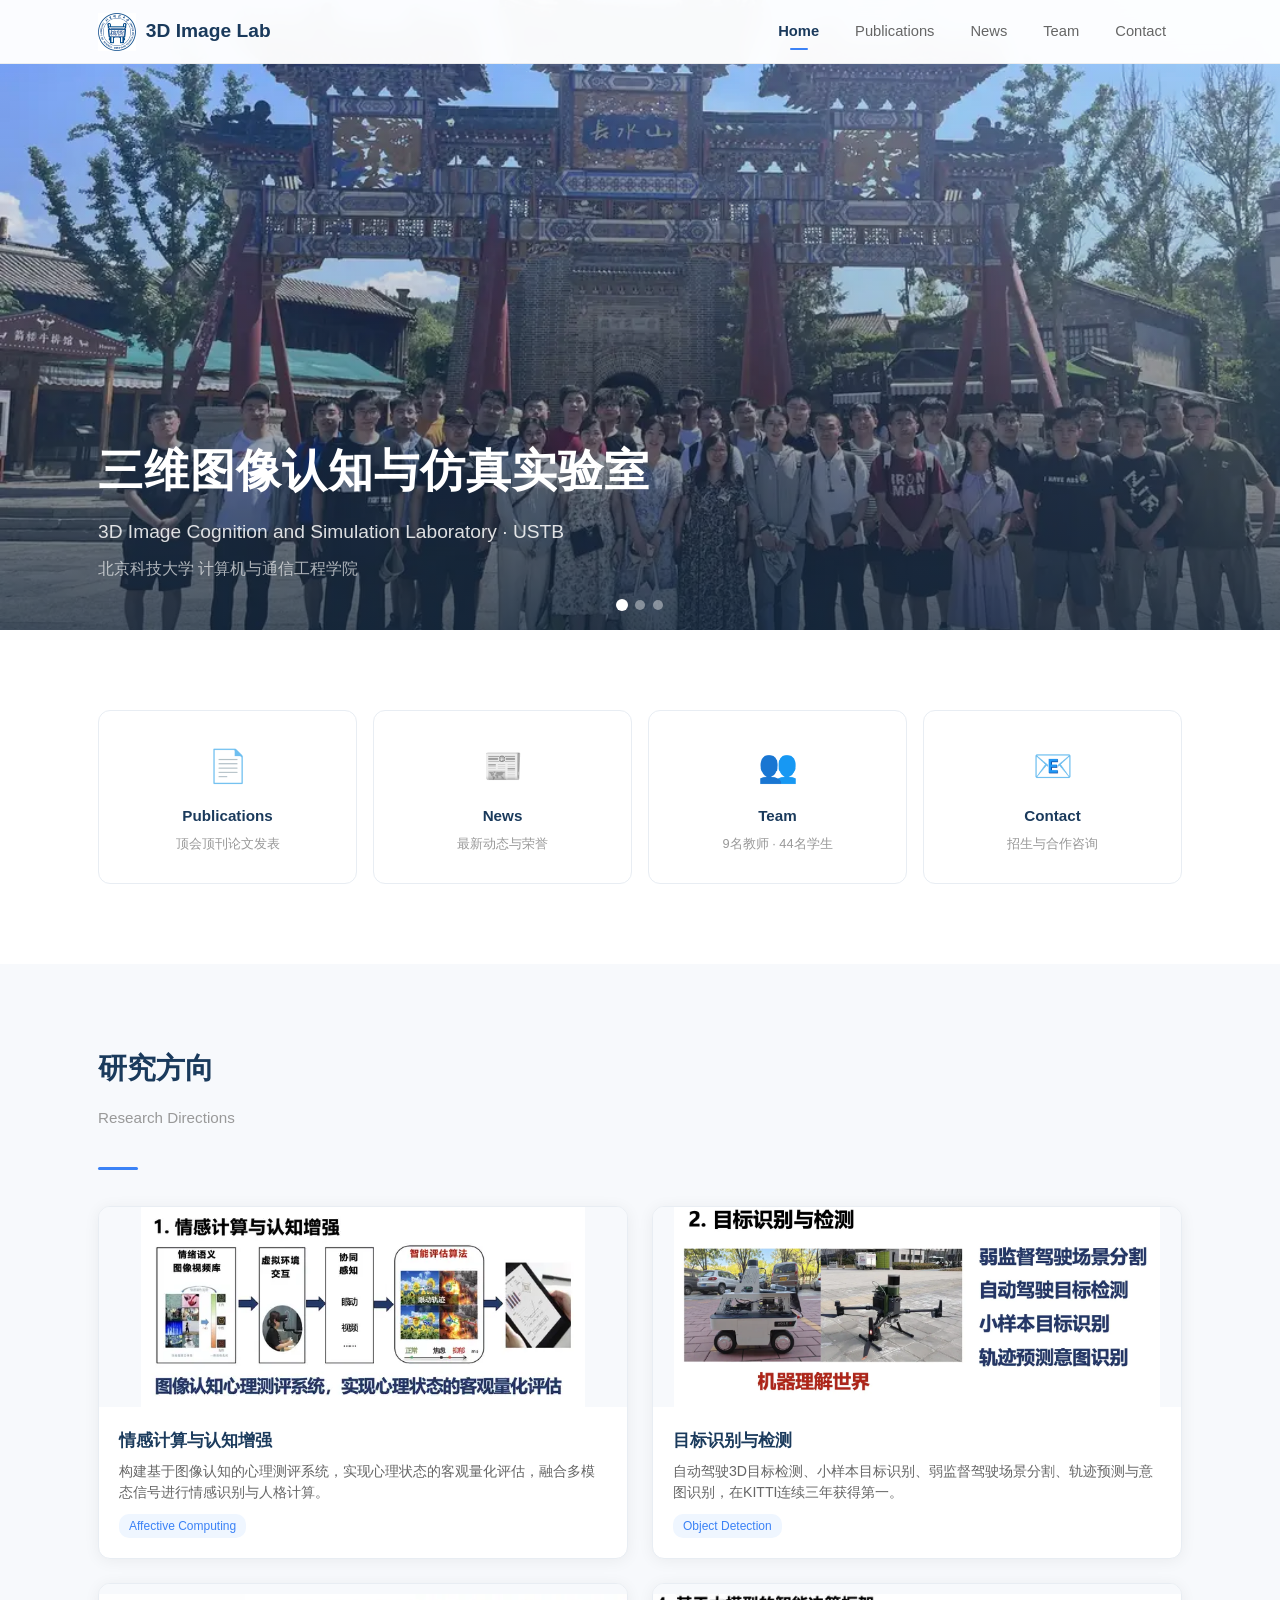
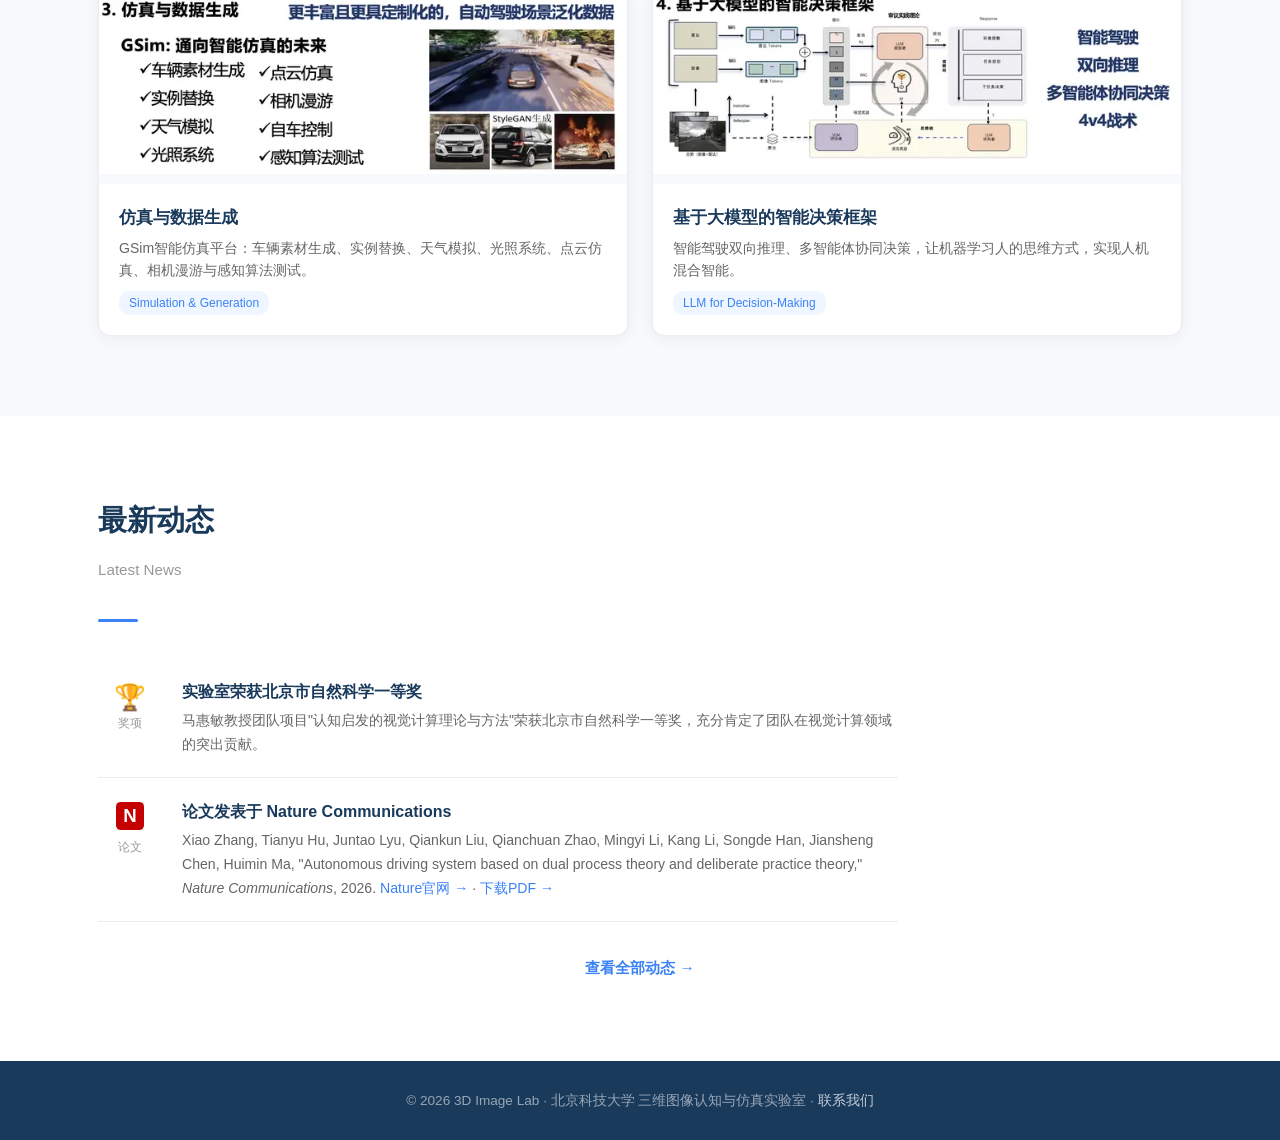
<file: index.html>
<!DOCTYPE html>
<html lang="zh-CN">
<head>
    <meta charset="UTF-8">
    <meta name="viewport" content="width=device-width, initial-scale=1.0">
    <title>3D Image Lab | USTB - 3D Image Simulation and Recognition Lab</title>
    <link rel="preload" as="image" href="images/gallery/古北水镇-scaled.webp" fetchpriority="high">
    <style>.slide-img{width:100%;height:100%;object-fit:cover;object-position:center;position:absolute;inset:0;max-width:none;display:block}*,*::before,*::after{margin:0;padding:0;box-sizing:border-box}html{scroll-behavior:smooth;scroll-padding-top:72px}body{font-family:'Segoe UI','PingFang SC','Microsoft YaHei',sans-serif;color:#333;line-height:1.7;background:#fff;display:flex;flex-direction:column;min-height:100vh}a{color:inherit;text-decoration:none}ul{list-style:none}img{max-width:100%;display:block}:root{--primary:#1a3a5c;--primary-light:#2a6496;--accent:#3b82f6;--bg-alt:#f7f9fc;--card-border:#e8edf3;--text:#333;--text-light:#666;--text-muted:#999;--nav-h:64px}.container{max-width:1140px;margin:0 auto;padding:0 28px}.navbar{position:fixed;top:0;left:0;right:0;z-index:1000;height:var(--nav-h);background:rgba(255,255,255,0.97);backdrop-filter:blur(10px);border-bottom:1px solid rgba(0,0,0,0.06);transition:box-shadow 0.3s}.navbar.scrolled{box-shadow:0 2px 20px rgba(0,0,0,0.08)}.navbar .container{display:flex;align-items:center;justify-content:space-between;height:100%}.nav-brand{display:flex;align-items:center;gap:10px;font-size:1.2rem;font-weight:700;color:var(--primary)}.nav-brand img{height:38px}.nav-menu{display:flex;gap:4px}.nav-menu a{padding:8px 16px;border-radius:6px;font-size:0.92rem;font-weight:500;color:var(--text-light);transition:all 0.2s;position:relative}.nav-menu a:hover{color:var(--primary);background:#eef3fa}.nav-menu a.active{color:var(--primary);font-weight:600}.nav-menu a.active::after{content:'';position:absolute;bottom:2px;left:50%;transform:translateX(-50%);width:18px;height:2.5px;background:var(--accent);border-radius:2px}.menu-toggle{display:none;background:none;border:none;font-size:1.6rem;cursor:pointer;color:var(--primary)}.page-header{padding-top:calc(var(--nav-h)+48px);padding-bottom:40px;background:linear-gradient(135deg,var(--primary) 0%,var(--primary-light) 100%);color:#fff;text-align:center}.page-header h1{font-size:2.2rem;font-weight:700;margin-bottom:8px}.page-header p{font-size:1rem;opacity:0.75}.section{padding:80px 0}.section-alt{background:var(--bg-alt)}.section-title{font-size:1.8rem;font-weight:700;color:var(--primary);margin-bottom:12px}.section-subtitle{color:var(--text-muted);margin-bottom:36px;font-size:0.95rem}.section-divider{width:40px;height:3px;background:var(--accent);border-radius:2px;margin-bottom:36px}.hero-gallery{position:relative;width:100%;height:70vh;min-height:480px;overflow:hidden}.hero-gallery .slides{display:flex;width:100%;height:100%;transition:transform 0.8s cubic-bezier(0.4,0,0.2,1)}.hero-gallery .slide{min-width:100%;height:100%;position:relative;background-size:cover;background-position:center}.hero-gallery .slide::after{content:'';position:absolute;inset:0;background:linear-gradient(to top,rgba(13,33,55,0.75) 0%,rgba(13,33,55,0.2) 50%,transparent 100%)}.slide-content{position:absolute;bottom:0;left:0;right:0;z-index:2;padding:60px 0 48px;color:#fff}.slide-content h1{font-size:2.8rem;font-weight:800;margin-bottom:8px;letter-spacing:1px}.slide-content .subtitle{font-size:1.2rem;opacity:0.85;margin-bottom:6px}.slide-content .uni{font-size:1rem;opacity:0.65}.slide-placeholder{display:flex;align-items:center;justify-content:center;font-size:1.1rem;color:rgba(255,255,255,0.5);height:100%;width:100%}.slide-placeholder.bg1{background:linear-gradient(135deg,#0d2137,#1a3a5c,#2a6496)}.slide-placeholder.bg2{background:linear-gradient(135deg,#1a3a5c,#2a6496,#3b82f6)}.slide-placeholder.bg3{background:linear-gradient(135deg,#0f2b45,#1a3a5c,#4a90d9)}.slide-dots{position:absolute;bottom:20px;left:50%;transform:translateX(-50%);z-index:3;display:flex;gap:8px}.slide-dots .dot{width:10px;height:10px;border-radius:50%;cursor:pointer;background:rgba(255,255,255,0.4);transition:all 0.3s}.slide-dots .dot.active{background:#fff;transform:scale(1.2)}.slide-dots .dot:hover{background:rgba(255,255,255,0.7)}.gallery-dots{position:absolute;bottom:20px;left:50%;transform:translateX(-50%);z-index:10;display:flex;gap:8px}.gallery-dots .dot{width:10px;height:10px;border-radius:50%;background:rgba(255,255,255,0.4);cursor:pointer;transition:all 0.3s;border:none}.gallery-dots .dot.active{background:#fff;transform:scale(1.2)}.gallery-arrow{position:absolute;top:50%;transform:translateY(-50%);z-index:10;background:rgba(255,255,255,0.15);border:none;color:#fff;width:48px;height:48px;border-radius:50%;font-size:1.3rem;cursor:pointer;transition:background 0.2s;backdrop-filter:blur(4px)}.gallery-arrow:hover{background:rgba(255,255,255,0.3)}.gallery-arrow.prev{left:20px}.gallery-arrow.next{right:20px}.highlights{display:grid;grid-template-columns:repeat(3,1fr);gap:24px}.research-grid{grid-template-columns:repeat(2,1fr)}.highlight-card{background:#fff;border-radius:12px;overflow:hidden;box-shadow:0 2px 16px rgba(0,0,0,0.06);border:1px solid var(--card-border);transition:transform 0.25s,box-shadow 0.25s}.highlight-card:hover{transform:translateY(-4px);box-shadow:0 8px 30px rgba(0,0,0,0.1)}.highlight-card img{width:100%;height:200px;object-fit:contain;object-position:center;background:var(--bg-alt)}.highlight-card .card-body{padding:20px}.highlight-card h3{font-size:1.05rem;color:var(--primary);margin-bottom:6px}.highlight-card p{font-size:0.88rem;color:var(--text-light);line-height:1.5}.highlight-card .tag{display:inline-block;font-size:0.75rem;color:var(--accent);background:#eff6ff;padding:2px 10px;border-radius:10px;margin-top:10px}.highlight-placeholder{height:200px;background:linear-gradient(135deg,#e8edf3,#f0f4f8);display:flex;align-items:center;justify-content:center;color:var(--text-muted);font-size:0.9rem}.news-list{max-width:800px}.news-item{display:flex;gap:20px;padding:20px 0;border-bottom:1px solid var(--card-border);transition:background 0.2s}.news-item:hover{background:rgba(0,0,0,0.01)}.news-date{flex-shrink:0;width:64px;text-align:center;padding-top:4px}.news-date .day{display:block;font-size:1.6rem;font-weight:700;color:var(--primary);line-height:1.2}.news-date .month{display:block;font-size:0.78rem;color:var(--text-muted);text-transform:uppercase}.news-body h3{font-size:1rem;color:var(--primary);margin-bottom:4px}.news-body p{font-size:0.88rem;color:var(--text-light)}.quick-links{display:grid;grid-template-columns:repeat(4,1fr);gap:16px}.quick-link{display:flex;flex-direction:column;align-items:center;padding:28px 16px;background:#fff;border-radius:12px;border:1px solid var(--card-border);transition:all 0.25s;text-align:center}.quick-link:hover{border-color:var(--accent);transform:translateY(-2px);box-shadow:0 4px 16px rgba(59,130,246,0.1)}.quick-link .ql-icon{font-size:2rem;margin-bottom:10px}.quick-link h3{font-size:0.95rem;color:var(--primary);margin-bottom:4px}.quick-link p{font-size:0.8rem;color:var(--text-muted)}.team-tabs{display:flex;gap:8px;margin-bottom:32px;flex-wrap:wrap}.team-tab{padding:10px 24px;border-radius:8px;border:2px solid var(--card-border);background:#fff;font-size:0.95rem;color:var(--text-light);cursor:pointer;transition:all 0.2s;font-weight:500}.team-tab:hover{border-color:var(--primary-light);color:var(--primary)}.team-tab.active{background:var(--primary);color:#fff;border-color:var(--primary)}.team-panel{display:none}.team-panel.active{display:block}.faculty-grid{display:grid;grid-template-columns:repeat(auto-fill,minmax(300px,1fr));gap:24px}.faculty-card{display:flex;gap:18px;padding:24px;background:#fff;border-radius:12px;border:1px solid var(--card-border);box-shadow:0 2px 12px rgba(0,0,0,0.04);transition:transform 0.2s,box-shadow 0.2s}.faculty-card[onclick]{cursor:pointer}.faculty-card:hover{transform:translateY(-2px);box-shadow:0 4px 16px rgba(0,0,0,0.08)}.avatar{width:72px;height:72px;border-radius:50%;flex-shrink:0;background:linear-gradient(135deg,var(--primary),var(--primary-light));color:#fff;display:flex;align-items:center;justify-content:center;font-size:1.4rem;font-weight:700}.avatar.sm{width:40px;height:40px;font-size:0.9rem}.faculty-info h3{font-size:1.05rem;color:var(--primary)}.faculty-info .role{font-size:0.82rem;color:var(--primary-light);margin:2px 0 8px}.faculty-info p{font-size:0.82rem;color:var(--text-light);line-height:1.5}.student-grid{display:grid;grid-template-columns:repeat(auto-fill,minmax(220px,1fr));gap:12px}.student-card{display:flex;align-items:center;gap:12px;padding:12px 16px;background:#fff;border-radius:10px;border:1px solid var(--card-border);transition:all 0.2s}.student-card:hover{border-color:var(--primary-light);box-shadow:0 2px 12px rgba(0,0,0,0.06)}.student-card h4{font-size:0.9rem;color:var(--primary)}.student-card p{font-size:0.78rem;color:var(--text-muted);line-height:1.3}.student-card a{font-size:0.72rem;color:var(--accent);text-decoration:underline}.pub-tabs{display:flex;gap:8px;margin-bottom:28px;flex-wrap:wrap}.pub-tab{padding:8px 20px;border-radius:20px;border:1px solid var(--card-border);background:#fff;font-size:0.88rem;cursor:pointer;color:var(--text-light);transition:all 0.2s}.pub-tab:hover{border-color:var(--primary-light)}.pub-tab.active{background:var(--primary);color:#fff;border-color:var(--primary)}.pub-panel{display:none}.pub-panel.active{display:block}.pub-scholar-box{text-align:center;padding:40px;margin-bottom:40px;background:#eff6ff;border-radius:12px;border:1px solid #d0e4f7}.pub-scholar-box p{margin:6px 0;color:var(--text-light)}.pub-scholar-box a{color:var(--primary-light);font-weight:600;text-decoration:underline}.paper-list{margin-top:8px}.paper-item{padding:10px 0;border-bottom:1px solid #f3f5f8;font-size:0.88rem;color:var(--text);line-height:1.6}.paper-item strong{color:var(--primary)}.paper-item em{color:#d4880f;font-style:normal;font-size:0.82rem}.paper-tag{display:inline-block;font-size:0.72rem;font-weight:600;padding:2px 8px;border-radius:4px;margin-right:6px;vertical-align:middle;letter-spacing:0.3px}.paper-tag.cvpr{background:#dc2626;color:#fff}.paper-tag.iccv{background:#ea580c;color:#fff}.paper-tag.eccv{background:#d97706;color:#fff}.paper-tag.aaai{background:#7c3aed;color:#fff}.paper-tag.neurips{background:#2563eb;color:#fff}.paper-tag.icml{background:#e11d48;color:#fff}.paper-tag.mm{background:#0891b2;color:#fff}.paper-tag.journal{background:#059669;color:#fff}.paper-tag.conf{background:#6b7280;color:#fff}.scholar-link{display:inline-flex;align-items:center;justify-content:center;width:20px;height:20px;background:#eff6ff;border-radius:4px;text-decoration:none;transition:background 0.2s;vertical-align:middle;padding:2px}.scholar-link:hover{background:#dbeafe}.scholar-link svg{width:14px;height:14px;fill:var(--accent)}.faculty-photo{width:72px;height:72px;border-radius:50%;object-fit:cover;flex-shrink:0;border:2px solid var(--card-border)}.student-photo{width:40px;height:40px;border-radius:50%;object-fit:cover;flex-shrink:0;border:1px solid var(--card-border)}.patent-stats{display:flex;justify-content:center;gap:32px;margin-bottom:28px;flex-wrap:wrap}.stat-card{text-align:center;background:#fff;border-radius:12px;padding:28px 44px;box-shadow:0 2px 16px rgba(0,0,0,0.05);border:1px solid var(--card-border);min-width:160px}.stat-number{display:block;font-size:2.5rem;font-weight:800;color:var(--primary-light)}.stat-label{display:block;font-size:0.88rem;color:var(--text-muted);margin-top:2px}.patent-list{margin-top:24px}.patent-category{font-size:1.1rem;color:var(--primary);margin:28px 0 12px;padding-left:12px;border-left:3px solid var(--accent)}.patent-items{list-style:none;padding-left:12px}.patent-items li{padding:10px 0;border-bottom:1px solid #f3f5f8;font-size:0.88rem;color:var(--text);line-height:1.55}.patent-items li strong{color:var(--primary)}.patent-items li em{color:#d4880f;font-style:normal;font-size:0.8rem}.contact-grid{display:grid;grid-template-columns:repeat(auto-fill,minmax(280px,1fr));gap:24px}.contact-card{background:#fff;border-radius:12px;padding:32px;text-align:center;border:1px solid var(--card-border)}.contact-icon{font-size:2.2rem;margin-bottom:14px}.contact-card h3{font-size:1.05rem;color:var(--primary);margin-bottom:8px}.contact-card p{font-size:0.9rem;color:var(--text-light)}.contact-card a{color:var(--primary-light);text-decoration:underline}.footer{margin-top:auto;background:var(--primary);color:rgba(255,255,255,0.55);padding:28px;text-align:center;font-size:0.85rem}.footer a{color:rgba(255,255,255,0.75)}@media (max-width:900px){.highlights{grid-template-columns:1fr}.quick-links{grid-template-columns:repeat(2,1fr)}.research-grid{grid-template-columns:1fr}}@media (max-width:768px){.nav-menu{display:none;flex-direction:column;position:absolute;top:var(--nav-h);left:0;right:0;background:#fff;padding:12px 24px;border-bottom:1px solid #eee;box-shadow:0 4px 16px rgba(0,0,0,0.08)}.nav-menu.open{display:flex}.menu-toggle{display:block}.hero-gallery{height:55vh;min-height:380px}.slide-content h1{font-size:1.8rem}.faculty-grid{grid-template-columns:1fr}.student-grid{grid-template-columns:1fr 1fr}.highlights{grid-template-columns:1fr}.quick-links{grid-template-columns:repeat(2,1fr)}.research-grid{grid-template-columns:1fr}}@media (max-width:480px){.student-grid{grid-template-columns:1fr}.quick-links{grid-template-columns:1fr}.slide-content h1{font-size:1.5rem}}</style>
</head>
<body>
    <!-- Navigation -->
    <nav class="navbar">
        <div class="container">
            <a href="index.html" class="nav-brand">
                <img src="logo.png" alt="3D Image Lab">
                <span>3D Image Lab</span>
            </a>
            <div class="nav-menu">
                <a href="index.html" class="active">Home</a>
                <a href="publications.html">Publications</a>
                <a href="news.html">News</a>
                <a href="team.html">Team</a>
                <a href="contact.html">Contact</a>
            </div>
            <button class="menu-toggle" aria-label="菜单">&#9776;</button>
        </div>
    </nav>

    <!-- Hero -->
    <div class="hero-gallery" id="heroGallery">
        <div class="slides">
            <div class="slide"><img src="images/gallery/古北水镇-scaled.webp" alt="古北水镇" class="slide-img"></div>
            <div class="slide" style="background-image:url('images/gallery/河北-野三坡.webp')"></div>
            <div class="slide" style="background-image:url('images/gallery/河北-野三坡2.webp')"></div>
        </div>
        <div class="slide-content">
            <div class="container">
                <h1>三维图像认知与仿真实验室</h1>
                <p class="subtitle">3D Image Cognition and Simulation Laboratory · USTB</p>
                <p class="uni">北京科技大学 计算机与通信工程学院</p>
            </div>
        </div>
        <div class="slide-dots">
            <span class="dot active" onclick="galleryGo(0)"></span>
            <span class="dot" onclick="galleryGo(1)"></span>
            <span class="dot" onclick="galleryGo(2)"></span>
        </div>
    </div>

    <!-- Quick Links -->
    <section class="section">
        <div class="container">
            <div class="quick-links">
                <a href="publications.html" class="quick-link">
                    <div class="ql-icon">📄</div>
                    <h3>Publications</h3>
                    <p>顶会顶刊论文发表</p>
                </a>
                <a href="news.html" class="quick-link">
                    <div class="ql-icon">&#128240;</div>
                    <h3>News</h3>
                    <p>最新动态与荣誉</p>
                </a>
                <a href="team.html" class="quick-link">
                    <div class="ql-icon">👥</div>
                    <h3>Team</h3>
                    <p>9名教师 · 44名学生</p>
                </a>
                <a href="contact.html" class="quick-link">
                    <div class="ql-icon">📧</div>
                    <h3>Contact</h3>
                    <p>招生与合作咨询</p>
                </a>
            </div>
        </div>
    </section>

    <!-- Research Directions -->
    <section class="section section-alt">
        <div class="container">
            <h2 class="section-title">研究方向</h2>
            <p class="section-subtitle">Research Directions</p>
            <div class="section-divider"></div>
            <div class="highlights research-grid" style="grid-template-columns: repeat(2, 1fr);">
                    <div class="highlight-card">
                        <img src="images/research/affective.webp" loading="lazy" alt="Affective Computing" onerror="this.style.display='none';this.nextElementSibling.style.display='flex'">
                        <div class="highlight-placeholder" style="display:none">情感计算与认知增强</div>
                        <div class="card-body">
                            <h3>情感计算与认知增强</h3>
                            <p>构建基于图像认知的心理测评系统，实现心理状态的客观量化评估，融合多模态信号进行情感识别与人格计算。</p>
                            <span class="tag">Affective Computing</span>
                        </div>
                    </div>
                    <div class="highlight-card">
                        <img src="images/research/detection.webp" loading="lazy" alt="Object Detection" onerror="this.style.display='none';this.nextElementSibling.style.display='flex'">
                        <div class="highlight-placeholder" style="display:none">目标识别与检测</div>
                        <div class="card-body">
                            <h3>目标识别与检测</h3>
                            <p>自动驾驶3D目标检测、小样本目标识别、弱监督驾驶场景分割、轨迹预测与意图识别，在KITTI连续三年获得第一。</p>
                            <span class="tag">Object Detection</span>
                        </div>
                    </div>
                    <div class="highlight-card">
                        <img src="images/research/simulation.webp" loading="lazy" alt="Simulation" onerror="this.style.display='none';this.nextElementSibling.style.display='flex'">
                        <div class="highlight-placeholder" style="display:none">仿真与数据生成</div>
                        <div class="card-body">
                            <h3>仿真与数据生成</h3>
                            <p>GSim智能仿真平台：车辆素材生成、实例替换、天气模拟、光照系统、点云仿真、相机漫游与感知算法测试。</p>
                            <span class="tag">Simulation & Generation</span>
                        </div>
                    </div>
                    <div class="highlight-card">
                        <img src="images/research/llm_decision.webp" loading="lazy" alt="LLM Decision" onerror="this.style.display='none';this.nextElementSibling.style.display='flex'">
                        <div class="highlight-placeholder" style="display:none">基于大模型的智能决策框架</div>
                        <div class="card-body">
                            <h3>基于大模型的智能决策框架</h3>
                            <p>智能驾驶双向推理、多智能体协同决策，让机器学习人的思维方式，实现人机混合智能。</p>
                            <span class="tag">LLM for Decision-Making</span>
                        </div>
                    </div>
                </div>
        </div>
    </section>

    <!-- News Preview -->
    <section class="section">
        <div class="container">
            <h2 class="section-title">最新动态</h2>
            <p class="section-subtitle">Latest News</p>
            <div class="section-divider"></div>
            <div class="news-list">
                <div class="news-item">
                    <div class="news-date">
                        <span class="day">🏆</span>
                        <span class="month">奖项</span>
                    </div>
                    <div class="news-body">
                        <h3>实验室荣获北京市自然科学一等奖</h3>
                        <p>马惠敏教授团队项目"认知启发的视觉计算理论与方法"荣获北京市自然科学一等奖，充分肯定了团队在视觉计算领域的突出贡献。</p>
                    </div>
                </div>
                <div class="news-item">
                    <div class="news-date">
                        <span class="day"><svg viewBox="0 0 24 24" width="28" height="28" xmlns="http://www.w3.org/2000/svg"><rect width="24" height="24" rx="4" fill="#c50000"/><text x="12" y="17.5" text-anchor="middle" font-family="Arial,Helvetica,sans-serif" font-size="16" font-weight="bold" fill="#fff">N</text></svg></span>
                        <span class="month">论文</span>
                    </div>
                    <div class="news-body">
                        <h3>论文发表于 Nature Communications</h3>
                        <p>Xiao Zhang, Tianyu Hu, Juntao Lyu, Qiankun Liu, Qianchuan Zhao, Mingyi Li, Kang Li, Songde Han, Jiansheng Chen, Huimin Ma, "Autonomous driving system based on dual process theory and deliberate practice theory," <em>Nature Communications</em>, 2026. <a href="https://doi.org/10.1038/s41467-026-72030-6" target="_blank" rel="noopener" style="color:var(--accent);font-weight:500;">Nature官网 →</a> · <a href="papers/nc.pdf" target="_blank" style="color:var(--accent);font-weight:500;">下载PDF →</a></p>
                    </div>
                </div>
            </div>
            <div style="text-align:center; margin-top:32px;">
                <a href="news.html" style="color:var(--accent); font-weight:600; font-size:0.95rem;">查看全部动态 →</a>
            </div>
        </div>
    </section>

    <!-- Footer -->
    <footer class="footer">
        <div class="container">
            <p>© 2026 3D Image Lab · 北京科技大学 三维图像认知与仿真实验室 · <a href="contact.html">联系我们</a></p>
        </div>
    </footer>
    <script>document.addEventListener('DOMContentLoaded', () => { const navbar = document.querySelector('.navbar'); if (navbar) { window.addEventListener('scroll', () => { navbar.classList.toggle('scrolled', window.scrollY > 20); }); } const menuToggle = document.querySelector('.menu-toggle'); const navMenu = document.querySelector('.nav-menu'); if (menuToggle && navMenu) { menuToggle.addEventListener('click', () => { navMenu.classList.toggle('open'); }); navMenu.querySelectorAll('a').forEach(link => { link.addEventListener('click', () => navMenu.classList.remove('open')); }); } if (document.querySelector('.hero-gallery')) { startGalleryAutoPlay(); } }); let galleryIndex = 0; let galleryTimer = null; function gallerySlide(dir) { const slides = document.querySelector('.hero-gallery .slides'); if (!slides) return; const total = slides.children.length; galleryIndex = (galleryIndex + dir + total) % total; updateGallery(); resetGalleryAutoPlay(); } function galleryGo(n) { galleryIndex = n; updateGallery(); resetGalleryAutoPlay(); } function updateGallery() { const slides = document.querySelector('.hero-gallery .slides'); const dots = document.querySelectorAll('.hero-gallery .dot'); if (!slides) return; slides.style.transform = `translateX(-${galleryIndex * 100}%)`; dots.forEach((dot, i) => dot.classList.toggle('active', i === galleryIndex)); } function startGalleryAutoPlay() { galleryTimer = setInterval(() => gallerySlide(1), 5000); } function resetGalleryAutoPlay() { clearInterval(galleryTimer); startGalleryAutoPlay(); } function switchPubTab(tab) { document.querySelectorAll('.pub-tab').forEach(btn => { btn.classList.toggle('active', btn.dataset.tab === tab); }); document.querySelectorAll('.pub-panel').forEach(panel => { panel.classList.toggle('active', panel.id === `panel-${tab}`); }); } function switchTeamTab(tab) { document.querySelectorAll('.team-tab').forEach(btn => { btn.classList.toggle('active', btn.dataset.tab === tab); }); document.querySelectorAll('.team-panel').forEach(panel => { panel.classList.toggle('active', panel.id === `panel-${tab}`); }); } document.addEventListener('click', (e) => { const anchor = e.target.closest('a[href^="#"]'); if (!anchor) return; const target = document.querySelector(anchor.getAttribute('href')); if (target) { e.preventDefault(); target.scrollIntoView({ behavior: 'smooth', block: 'start' }); } });</script>
</body>
</html>
</file>
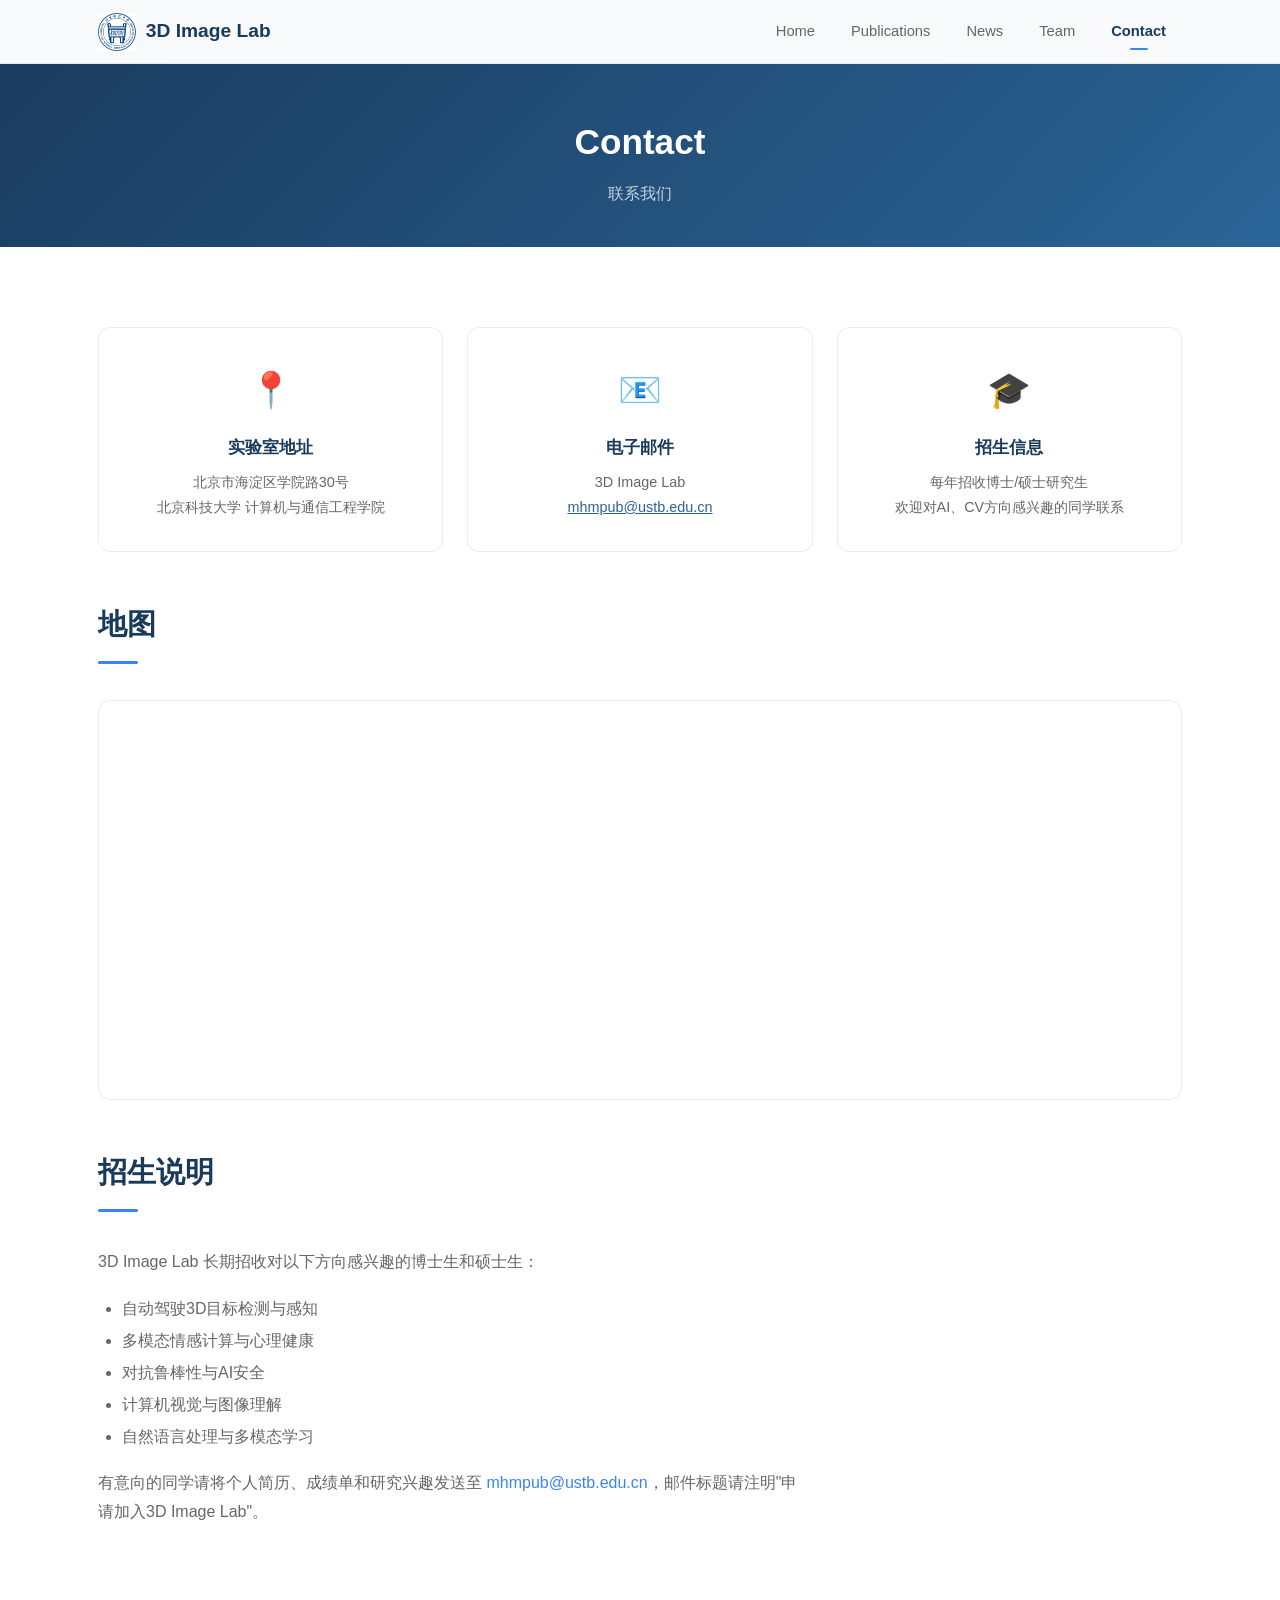
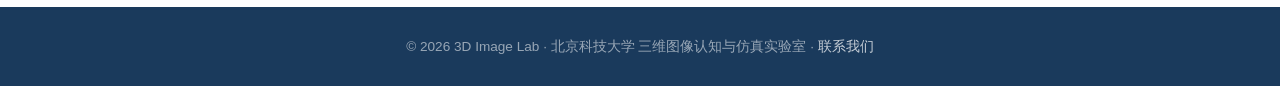
<file: contact.html>
<!DOCTYPE html>
<html lang="zh-CN">
<head>
    <meta charset="UTF-8">
    <meta name="viewport" content="width=device-width, initial-scale=1.0">
    <title>Contact | 3D Image Lab</title>
    <link rel="stylesheet" href="css/style.css">
</head>
<body>
    <nav class="navbar">
        <div class="container">
            <a href="index.html" class="nav-brand">
                <img src="logo.png" alt="3D Image Lab"><span>3D Image Lab</span>
            </a>
            <div class="nav-menu">
                <a href="index.html">Home</a>
                <a href="publications.html">Publications</a>
                <a href="news.html">News</a>
                <a href="team.html">Team</a>
                <a href="contact.html" class="active">Contact</a>
            </div>
            <button class="menu-toggle" aria-label="菜单">&#9776;</button>
        </div>
    </nav>

    <div class="page-header">
        <h1>Contact</h1>
        <p>联系我们</p>
    </div>

    <section class="section">
        <div class="container">
            <div class="contact-grid">
                <div class="contact-card">
                    <div class="contact-icon">📍</div>
                    <h3>实验室地址</h3>
                    <p>北京市海淀区学院路30号<br>北京科技大学 计算机与通信工程学院</p>
                </div>
                <div class="contact-card">
                    <div class="contact-icon">📧</div>
                    <h3>电子邮件</h3>
                    <p>3D Image Lab<br><a href="mailto:mhmpub@ustb.edu.cn">mhmpub@ustb.edu.cn</a></p>
                </div>
                <div class="contact-card">
                    <div class="contact-icon">🎓</div>
                    <h3>招生信息</h3>
                    <p>每年招收博士/硕士研究生<br>欢迎对AI、CV方向感兴趣的同学联系</p>
                </div>
            </div>

            <div style="margin-top:48px;">
                <h2 class="section-title">地图</h2>
                <div class="section-divider"></div>
                <div style="width:100%;height:400px;border-radius:12px;overflow:hidden;border:1px solid var(--card-border);margin-top:20px;">
                    <iframe src="https://uri.amap.com/marker?position=116.3544,39.9889&name=北京科技大学&coordinate=gaode&callnative=0" width="100%" height="100%" style="border:0;" allowfullscreen loading="lazy"></iframe>
                </div>
            </div>

            <div style="margin-top:48px;">
                <h2 class="section-title">招生说明</h2>
                <div class="section-divider"></div>
                <div style="max-width:700px;margin-top:20px;">
                    <p style="color:var(--text-light);line-height:1.8;margin-bottom:16px;">
                        3D Image Lab 长期招收对以下方向感兴趣的博士生和硕士生：
                    </p>
                    <ul style="list-style:disc;padding-left:24px;color:var(--text-light);line-height:2;">
                        <li>自动驾驶3D目标检测与感知</li>
                        <li>多模态情感计算与心理健康</li>
                        <li>对抗鲁棒性与AI安全</li>
                        <li>计算机视觉与图像理解</li>
                        <li>自然语言处理与多模态学习</li>
                    </ul>
                    <p style="color:var(--text-light);line-height:1.8;margin-top:16px;">
                        有意向的同学请将个人简历、成绩单和研究兴趣发送至 <a href="mailto:mhmpub@ustb.edu.cn" style="color:var(--accent);">mhmpub@ustb.edu.cn</a>，邮件标题请注明"申请加入3D Image Lab"。
                    </p>
                </div>
            </div>
        </div>
    </section>

    <footer class="footer">
        <div class="container">
            <p>© 2026 3D Image Lab · 北京科技大学 三维图像认知与仿真实验室 · <a href="contact.html">联系我们</a></p>
        </div>
    </footer>
    <script src="js/main.js"></script>
</body>
</html>
</file>
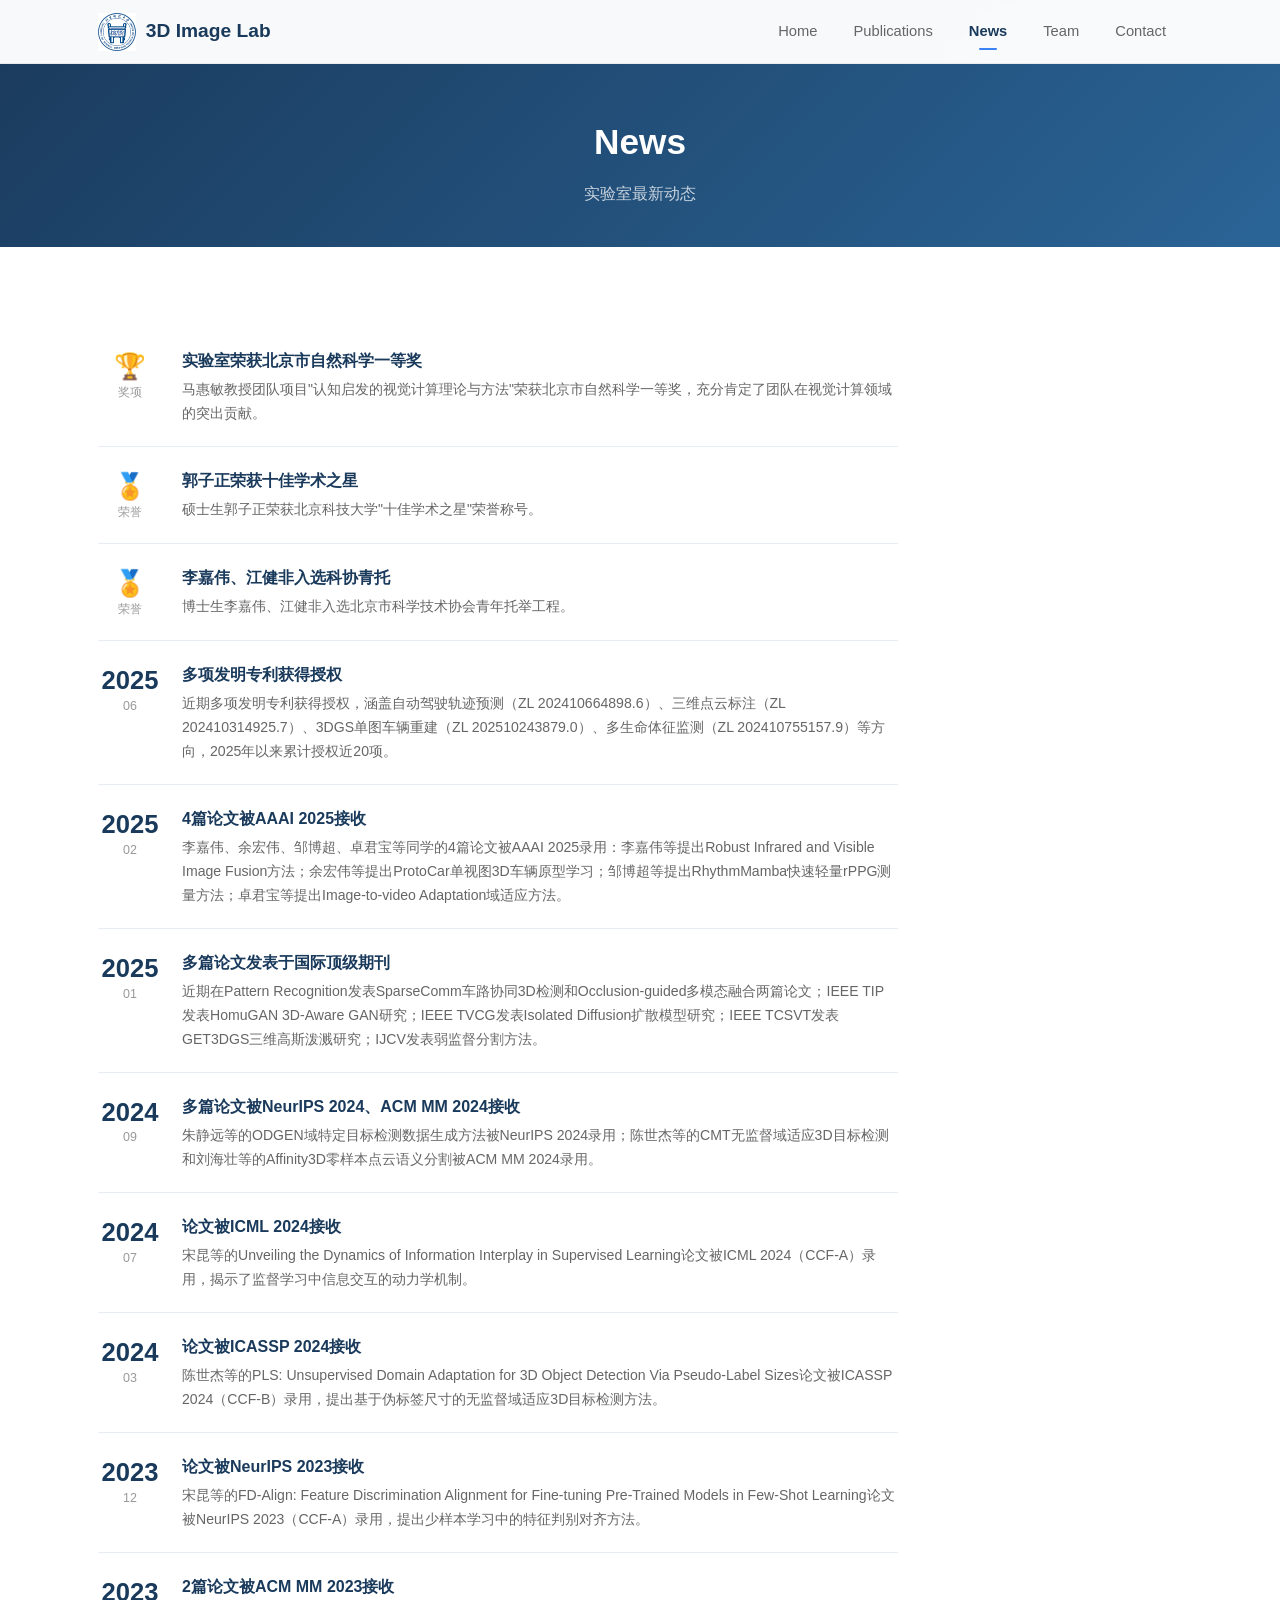
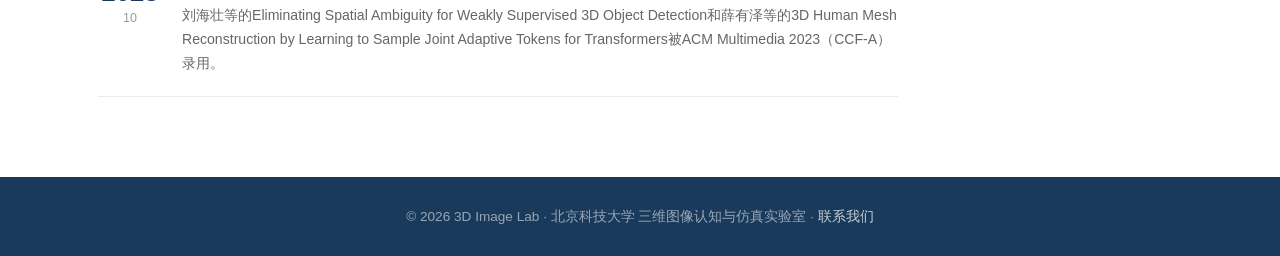
<file: news.html>
<!DOCTYPE html>
<html lang="zh-CN">
<head>
    <meta charset="UTF-8">
    <meta name="viewport" content="width=device-width, initial-scale=1.0">
    <title>News | 3D Image Lab</title>
    <link rel="stylesheet" href="css/style.css">
</head>
<body>
    <nav class="navbar">
        <div class="container">
            <a href="index.html" class="nav-brand">
                <img src="logo.png" alt="3D Image Lab"><span>3D Image Lab</span>
            </a>
            <div class="nav-menu">
                <a href="index.html">Home</a>
                <a href="publications.html">Publications</a>
                <a href="news.html" class="active">News</a>
                <a href="team.html">Team</a>
                <a href="contact.html">Contact</a>
            </div>
            <button class="menu-toggle" aria-label="菜单">&#9776;</button>
        </div>
    </nav>

    <div class="page-header">
        <h1>News</h1>
        <p>实验室最新动态</p>
    </div>

    <section class="section">
        <div class="container">
            <div class="news-list" style="max-width:800px;">
                <div class="news-item">
                    <div class="news-date"><span class="day">🏆</span><span class="month">奖项</span></div>
                    <div class="news-body">
                        <h3>实验室荣获北京市自然科学一等奖</h3>
                        <p>马惠敏教授团队项目"认知启发的视觉计算理论与方法"荣获北京市自然科学一等奖，充分肯定了团队在视觉计算领域的突出贡献。</p>
                    </div>
                </div>
                <div class="news-item">
                    <div class="news-date"><span class="day">🏅</span><span class="month">荣誉</span></div>
                    <div class="news-body">
                        <h3>郭子正荣获十佳学术之星</h3>
                        <p>硕士生郭子正荣获北京科技大学"十佳学术之星"荣誉称号。</p>
                    </div>
                </div>
                <div class="news-item">
                    <div class="news-date"><span class="day">🏅</span><span class="month">荣誉</span></div>
                    <div class="news-body">
                        <h3>李嘉伟、江健非入选科协青托</h3>
                        <p>博士生李嘉伟、江健非入选北京市科学技术协会青年托举工程。</p>
                    </div>
                </div>
                <div class="news-item">
                    <div class="news-date"><span class="day">2025</span><span class="month">06</span></div>
                    <div class="news-body">
                        <h3>多项发明专利获得授权</h3>
                        <p>近期多项发明专利获得授权，涵盖自动驾驶轨迹预测（ZL 202410664898.6）、三维点云标注（ZL 202410314925.7）、3DGS单图车辆重建（ZL 202510243879.0）、多生命体征监测（ZL 202410755157.9）等方向，2025年以来累计授权近20项。</p>
                    </div>
                </div>
                <div class="news-item">
                    <div class="news-date"><span class="day">2025</span><span class="month">02</span></div>
                    <div class="news-body">
                        <h3>4篇论文被AAAI 2025接收</h3>
                        <p>李嘉伟、余宏伟、邹博超、卓君宝等同学的4篇论文被AAAI 2025录用：李嘉伟等提出Robust Infrared and Visible Image Fusion方法；余宏伟等提出ProtoCar单视图3D车辆原型学习；邹博超等提出RhythmMamba快速轻量rPPG测量方法；卓君宝等提出Image-to-video Adaptation域适应方法。</p>
                    </div>
                </div>
                <div class="news-item">
                    <div class="news-date"><span class="day">2025</span><span class="month">01</span></div>
                    <div class="news-body">
                        <h3>多篇论文发表于国际顶级期刊</h3>
                        <p>近期在Pattern Recognition发表SparseComm车路协同3D检测和Occlusion-guided多模态融合两篇论文；IEEE TIP发表HomuGAN 3D-Aware GAN研究；IEEE TVCG发表Isolated Diffusion扩散模型研究；IEEE TCSVT发表GET3DGS三维高斯泼溅研究；IJCV发表弱监督分割方法。</p>
                    </div>
                </div>
                <div class="news-item">
                    <div class="news-date"><span class="day">2024</span><span class="month">09</span></div>
                    <div class="news-body">
                        <h3>多篇论文被NeurIPS 2024、ACM MM 2024接收</h3>
                        <p>朱静远等的ODGEN域特定目标检测数据生成方法被NeurIPS 2024录用；陈世杰等的CMT无监督域适应3D目标检测和刘海壮等的Affinity3D零样本点云语义分割被ACM MM 2024录用。</p>
                    </div>
                </div>
                <div class="news-item">
                    <div class="news-date"><span class="day">2024</span><span class="month">07</span></div>
                    <div class="news-body">
                        <h3>论文被ICML 2024接收</h3>
                        <p>宋昆等的Unveiling the Dynamics of Information Interplay in Supervised Learning论文被ICML 2024（CCF-A）录用，揭示了监督学习中信息交互的动力学机制。</p>
                    </div>
                </div>
                <div class="news-item">
                    <div class="news-date"><span class="day">2024</span><span class="month">03</span></div>
                    <div class="news-body">
                        <h3>论文被ICASSP 2024接收</h3>
                        <p>陈世杰等的PLS: Unsupervised Domain Adaptation for 3D Object Detection Via Pseudo-Label Sizes论文被ICASSP 2024（CCF-B）录用，提出基于伪标签尺寸的无监督域适应3D目标检测方法。</p>
                    </div>
                </div>
                <div class="news-item">
                    <div class="news-date"><span class="day">2023</span><span class="month">12</span></div>
                    <div class="news-body">
                        <h3>论文被NeurIPS 2023接收</h3>
                        <p>宋昆等的FD-Align: Feature Discrimination Alignment for Fine-tuning Pre-Trained Models in Few-Shot Learning论文被NeurIPS 2023（CCF-A）录用，提出少样本学习中的特征判别对齐方法。</p>
                    </div>
                </div>
                <div class="news-item">
                    <div class="news-date"><span class="day">2023</span><span class="month">10</span></div>
                    <div class="news-body">
                        <h3>2篇论文被ACM MM 2023接收</h3>
                        <p>刘海壮等的Eliminating Spatial Ambiguity for Weakly Supervised 3D Object Detection和薛有泽等的3D Human Mesh Reconstruction by Learning to Sample Joint Adaptive Tokens for Transformers被ACM Multimedia 2023（CCF-A）录用。</p>
                    </div>
                </div>
            </div>
        </div>
    </section>

    <footer class="footer">
        <div class="container">
            <p>© 2026 3D Image Lab · 北京科技大学 三维图像认知与仿真实验室 · <a href="contact.html">联系我们</a></p>
        </div>
    </footer>
    <script src="js/main.js"></script>
</body>
</html>
</file>
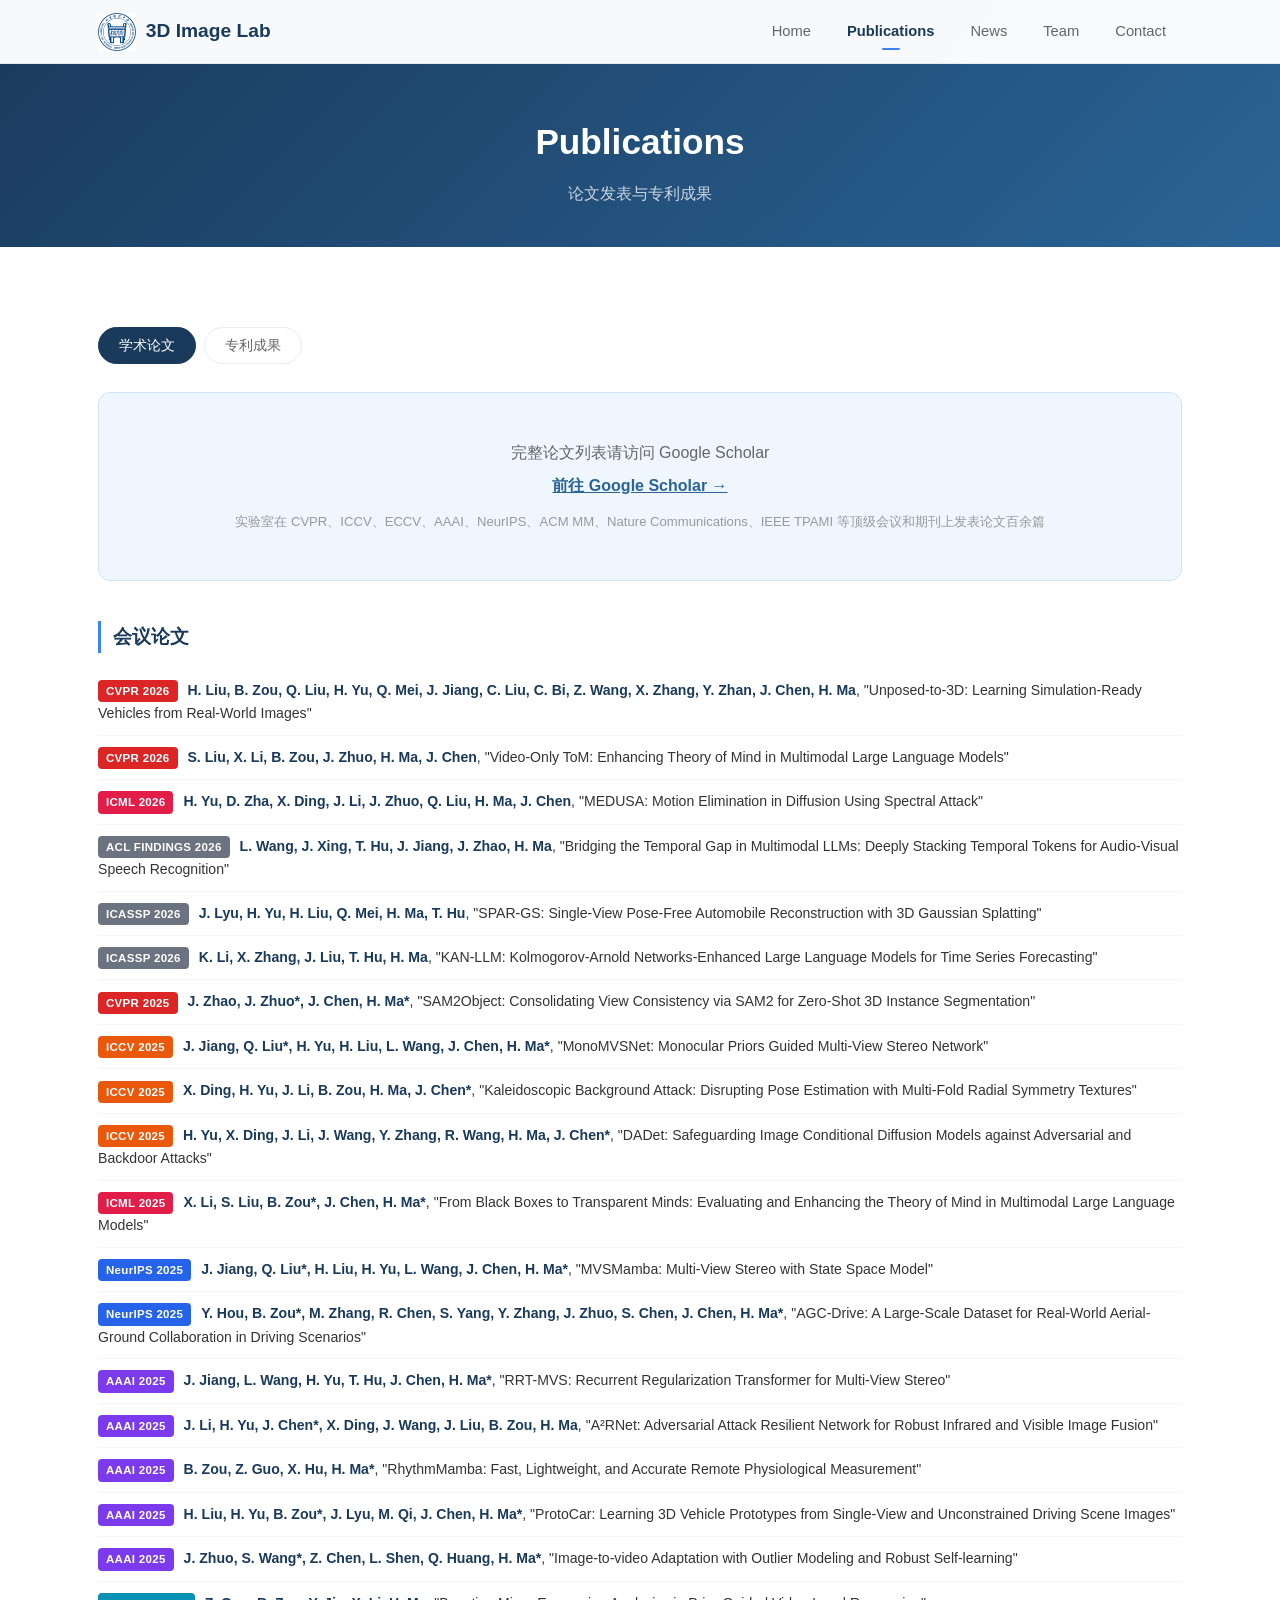
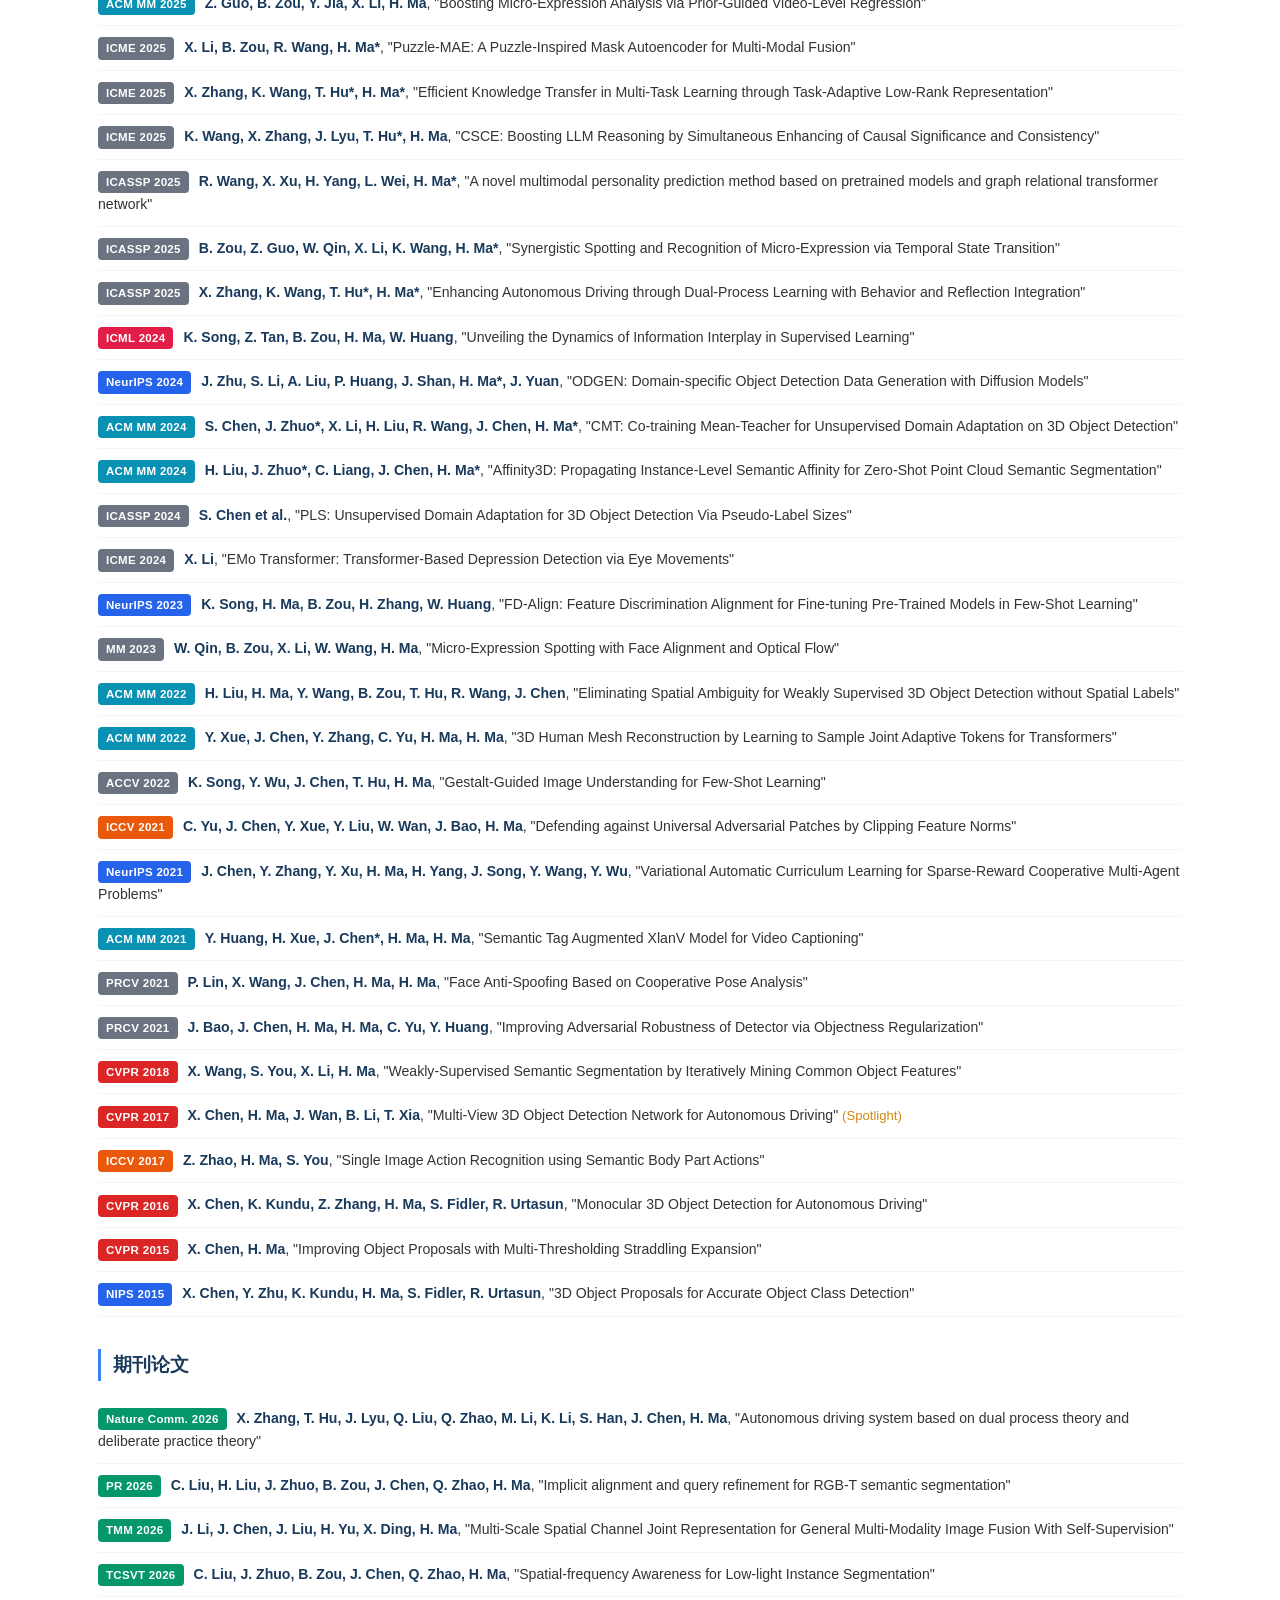
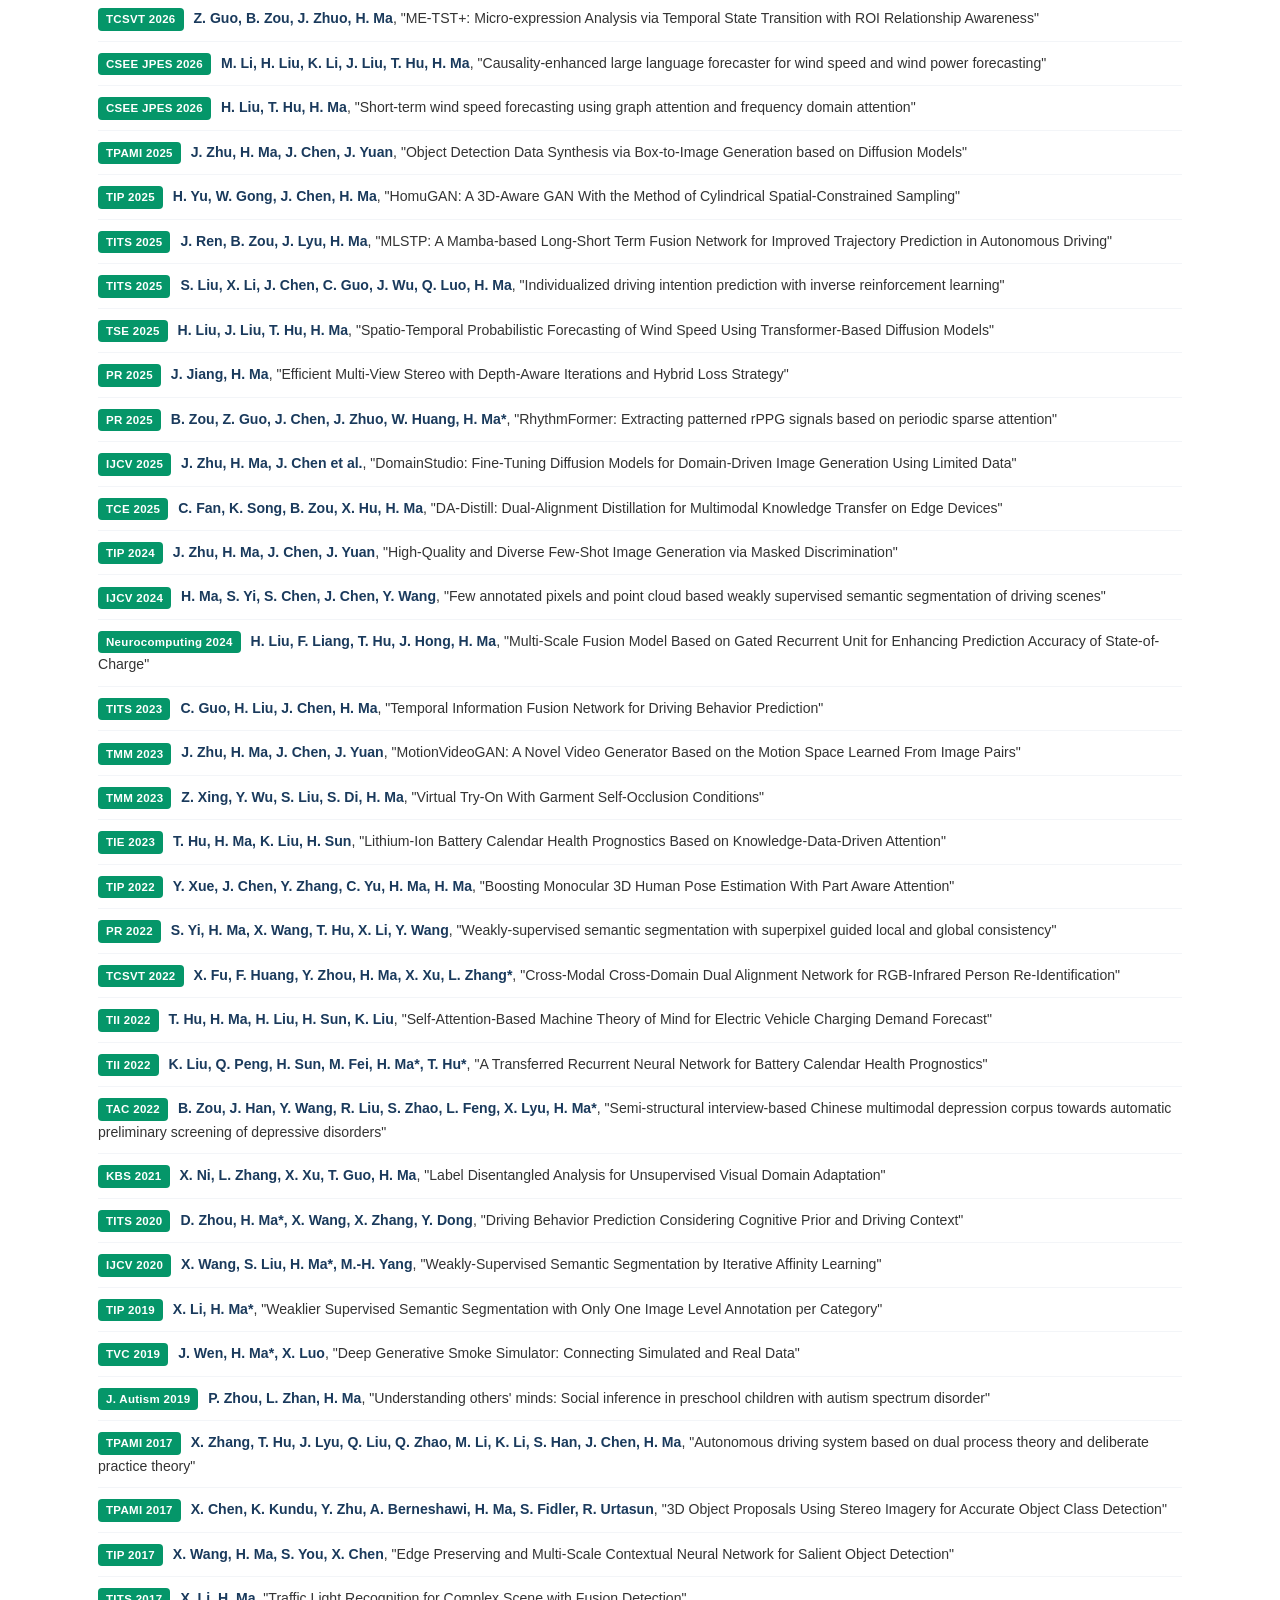
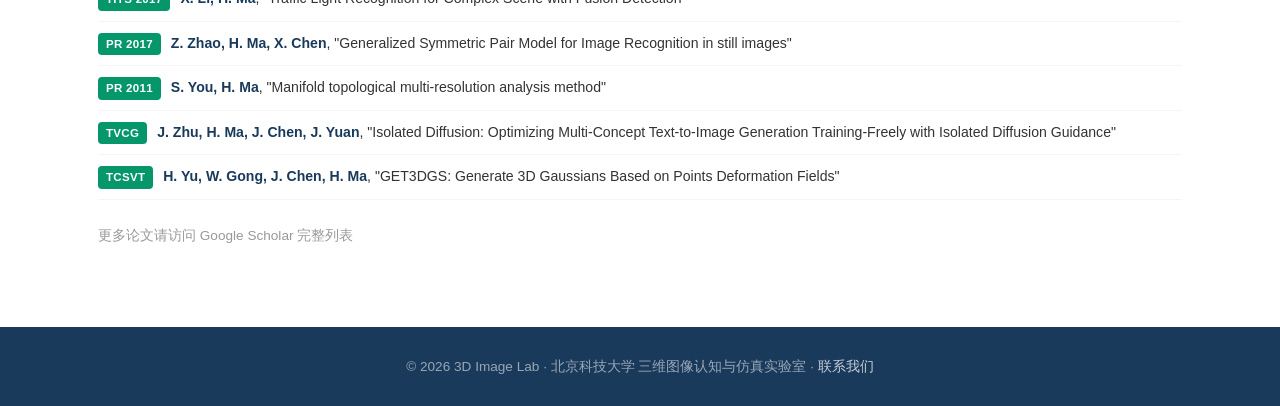
<file: publications.html>
<!DOCTYPE html>
<html lang="zh-CN">
<head>
    <meta charset="UTF-8">
    <meta name="viewport" content="width=device-width, initial-scale=1.0">
    <title>Publications | 3D Image Lab</title>
    <link rel="stylesheet" href="css/style.css">
</head>
<body>
    <nav class="navbar">
        <div class="container">
            <a href="index.html" class="nav-brand">
                <img src="logo.png" alt="3D Image Lab"><span>3D Image Lab</span>
            </a>
            <div class="nav-menu">
                <a href="index.html">Home</a>
                <a href="publications.html" class="active">Publications</a>
                <a href="news.html">News</a>
                <a href="team.html">Team</a>
                <a href="contact.html">Contact</a>
            </div>
            <button class="menu-toggle" aria-label="菜单">&#9776;</button>
        </div>
    </nav>

    <div class="page-header">
        <h1>Publications</h1>
        <p>论文发表与专利成果</p>
    </div>

    <section class="section">
        <div class="container">
            <div class="pub-tabs">
                <button class="pub-tab active" data-tab="papers" onclick="switchPubTab('papers')">学术论文</button>
                <button class="pub-tab" data-tab="patents" onclick="switchPubTab('patents')">专利成果</button>
            </div>

                                    <!-- ========== Papers Panel ========== -->
            <div class="pub-panel active" id="panel-papers">
                <div class="pub-scholar-box">
                    <p>完整论文列表请访问 Google Scholar</p>
                    <p><a href="https://scholar.google.com.hk/citations?user=32hwVLEAAAAJ&hl=zh-CN&oi=ao" target="_blank">前往 Google Scholar &rarr;</a></p>
                    <p style="font-size:0.82rem;color:var(--text-muted);margin-top:12px;">实验室在 CVPR、ICCV、ECCV、AAAI、NeurIPS、ACM MM、Nature Communications、IEEE TPAMI 等顶级会议和期刊上发表论文百余篇</p>
                </div>

                <!-- Conference Papers -->
                <h3 style="color:var(--primary);margin:32px 0 16px;border-left:3px solid var(--accent);padding-left:12px;">会议论文</h3>
                <div class="paper-list">
                    <div class="paper-item"><span class="paper-tag cvpr">CVPR 2026</span> <strong>H. Liu, B. Zou, Q. Liu, H. Yu, Q. Mei, J. Jiang, C. Liu, C. Bi, Z. Wang, X. Zhang, Y. Zhan, J. Chen, H. Ma</strong>, "Unposed-to-3D: Learning Simulation-Ready Vehicles from Real-World Images"</div>
                    <div class="paper-item"><span class="paper-tag cvpr">CVPR 2026</span> <strong>S. Liu, X. Li, B. Zou, J. Zhuo, H. Ma, J. Chen</strong>, "Video-Only ToM: Enhancing Theory of Mind in Multimodal Large Language Models"</div>
                    <div class="paper-item"><span class="paper-tag icml">ICML 2026</span> <strong>H. Yu, D. Zha, X. Ding, J. Li, J. Zhuo, Q. Liu, H. Ma, J. Chen</strong>, "MEDUSA: Motion Elimination in Diffusion Using Spectral Attack"</div>
                    <div class="paper-item"><span class="paper-tag conf">ACL FINDINGS 2026</span> <strong>L. Wang, J. Xing, T. Hu, J. Jiang, J. Zhao, H. Ma</strong>, "Bridging the Temporal Gap in Multimodal LLMs: Deeply Stacking Temporal Tokens for Audio-Visual Speech Recognition"</div>
                    <div class="paper-item"><span class="paper-tag conf">ICASSP 2026</span> <strong>J. Lyu, H. Yu, H. Liu, Q. Mei, H. Ma, T. Hu</strong>, "SPAR-GS: Single-View Pose-Free Automobile Reconstruction with 3D Gaussian Splatting"</div>
                    <div class="paper-item"><span class="paper-tag conf">ICASSP 2026</span> <strong>K. Li, X. Zhang, J. Liu, T. Hu, H. Ma</strong>, "KAN-LLM: Kolmogorov-Arnold Networks-Enhanced Large Language Models for Time Series Forecasting"</div>
                    <div class="paper-item"><span class="paper-tag cvpr">CVPR 2025</span> <strong>J. Zhao, J. Zhuo*, J. Chen, H. Ma*</strong>, "SAM2Object: Consolidating View Consistency via SAM2 for Zero-Shot 3D Instance Segmentation"</div>
                    <div class="paper-item"><span class="paper-tag iccv">ICCV 2025</span> <strong>J. Jiang, Q. Liu*, H. Yu, H. Liu, L. Wang, J. Chen, H. Ma*</strong>, "MonoMVSNet: Monocular Priors Guided Multi-View Stereo Network"</div>
                    <div class="paper-item"><span class="paper-tag iccv">ICCV 2025</span> <strong>X. Ding, H. Yu, J. Li, B. Zou, H. Ma, J. Chen*</strong>, "Kaleidoscopic Background Attack: Disrupting Pose Estimation with Multi-Fold Radial Symmetry Textures"</div>
                    <div class="paper-item"><span class="paper-tag iccv">ICCV 2025</span> <strong>H. Yu, X. Ding, J. Li, J. Wang, Y. Zhang, R. Wang, H. Ma, J. Chen*</strong>, "DADet: Safeguarding Image Conditional Diffusion Models against Adversarial and Backdoor Attacks"</div>
                    <div class="paper-item"><span class="paper-tag icml">ICML 2025</span> <strong>X. Li, S. Liu, B. Zou*, J. Chen, H. Ma*</strong>, "From Black Boxes to Transparent Minds: Evaluating and Enhancing the Theory of Mind in Multimodal Large Language Models"</div>
                    <div class="paper-item"><span class="paper-tag neurips">NeurIPS 2025</span> <strong>J. Jiang, Q. Liu*, H. Liu, H. Yu, L. Wang, J. Chen, H. Ma*</strong>, "MVSMamba: Multi-View Stereo with State Space Model"</div>
                    <div class="paper-item"><span class="paper-tag neurips">NeurIPS 2025</span> <strong>Y. Hou, B. Zou*, M. Zhang, R. Chen, S. Yang, Y. Zhang, J. Zhuo, S. Chen, J. Chen, H. Ma*</strong>, "AGC-Drive: A Large-Scale Dataset for Real-World Aerial-Ground Collaboration in Driving Scenarios"</div>
                    <div class="paper-item"><span class="paper-tag aaai">AAAI 2025</span> <strong>J. Jiang, L. Wang, H. Yu, T. Hu, J. Chen, H. Ma*</strong>, "RRT-MVS: Recurrent Regularization Transformer for Multi-View Stereo"</div>
                    <div class="paper-item"><span class="paper-tag aaai">AAAI 2025</span> <strong>J. Li, H. Yu, J. Chen*, X. Ding, J. Wang, J. Liu, B. Zou, H. Ma</strong>, "A²RNet: Adversarial Attack Resilient Network for Robust Infrared and Visible Image Fusion"</div>
                    <div class="paper-item"><span class="paper-tag aaai">AAAI 2025</span> <strong>B. Zou, Z. Guo, X. Hu, H. Ma*</strong>, "RhythmMamba: Fast, Lightweight, and Accurate Remote Physiological Measurement"</div>
                    <div class="paper-item"><span class="paper-tag aaai">AAAI 2025</span> <strong>H. Liu, H. Yu, B. Zou*, J. Lyu, M. Qi, J. Chen, H. Ma*</strong>, "ProtoCar: Learning 3D Vehicle Prototypes from Single-View and Unconstrained Driving Scene Images"</div>
                    <div class="paper-item"><span class="paper-tag aaai">AAAI 2025</span> <strong>J. Zhuo, S. Wang*, Z. Chen, L. Shen, Q. Huang, H. Ma*</strong>, "Image-to-video Adaptation with Outlier Modeling and Robust Self-learning"</div>
                    <div class="paper-item"><span class="paper-tag mm">ACM MM 2025</span> <strong>Z. Guo, B. Zou, Y. Jia, X. Li, H. Ma</strong>, "Boosting Micro-Expression Analysis via Prior-Guided Video-Level Regression"</div>
                    <div class="paper-item"><span class="paper-tag conf">ICME 2025</span> <strong>X. Li, B. Zou, R. Wang, H. Ma*</strong>, "Puzzle-MAE: A Puzzle-Inspired Mask Autoencoder for Multi-Modal Fusion"</div>
                    <div class="paper-item"><span class="paper-tag conf">ICME 2025</span> <strong>X. Zhang, K. Wang, T. Hu*, H. Ma*</strong>, "Efficient Knowledge Transfer in Multi-Task Learning through Task-Adaptive Low-Rank Representation"</div>
                    <div class="paper-item"><span class="paper-tag conf">ICME 2025</span> <strong>K. Wang, X. Zhang, J. Lyu, T. Hu*, H. Ma</strong>, "CSCE: Boosting LLM Reasoning by Simultaneous Enhancing of Causal Significance and Consistency"</div>
                    <div class="paper-item"><span class="paper-tag conf">ICASSP 2025</span> <strong>R. Wang, X. Xu, H. Yang, L. Wei, H. Ma*</strong>, "A novel multimodal personality prediction method based on pretrained models and graph relational transformer network"</div>
                    <div class="paper-item"><span class="paper-tag conf">ICASSP 2025</span> <strong>B. Zou, Z. Guo, W. Qin, X. Li, K. Wang, H. Ma*</strong>, "Synergistic Spotting and Recognition of Micro-Expression via Temporal State Transition"</div>
                    <div class="paper-item"><span class="paper-tag conf">ICASSP 2025</span> <strong>X. Zhang, K. Wang, T. Hu*, H. Ma*</strong>, "Enhancing Autonomous Driving through Dual-Process Learning with Behavior and Reflection Integration"</div>
                    <div class="paper-item"><span class="paper-tag icml">ICML 2024</span> <strong>K. Song, Z. Tan, B. Zou, H. Ma, W. Huang</strong>, "Unveiling the Dynamics of Information Interplay in Supervised Learning"</div>
                    <div class="paper-item"><span class="paper-tag neurips">NeurIPS 2024</span> <strong>J. Zhu, S. Li, A. Liu, P. Huang, J. Shan, H. Ma*, J. Yuan</strong>, "ODGEN: Domain-specific Object Detection Data Generation with Diffusion Models"</div>
                    <div class="paper-item"><span class="paper-tag mm">ACM MM 2024</span> <strong>S. Chen, J. Zhuo*, X. Li, H. Liu, R. Wang, J. Chen, H. Ma*</strong>, "CMT: Co-training Mean-Teacher for Unsupervised Domain Adaptation on 3D Object Detection"</div>
                    <div class="paper-item"><span class="paper-tag mm">ACM MM 2024</span> <strong>H. Liu, J. Zhuo*, C. Liang, J. Chen, H. Ma*</strong>, "Affinity3D: Propagating Instance-Level Semantic Affinity for Zero-Shot Point Cloud Semantic Segmentation"</div>
                    <div class="paper-item"><span class="paper-tag conf">ICASSP 2024</span> <strong>S. Chen et al.</strong>, "PLS: Unsupervised Domain Adaptation for 3D Object Detection Via Pseudo-Label Sizes"</div>
                    <div class="paper-item"><span class="paper-tag conf">ICME 2024</span> <strong>X. Li</strong>, "EMo Transformer: Transformer-Based Depression Detection via Eye Movements"</div>
                    <div class="paper-item"><span class="paper-tag neurips">NeurIPS 2023</span> <strong>K. Song, H. Ma, B. Zou, H. Zhang, W. Huang</strong>, "FD-Align: Feature Discrimination Alignment for Fine-tuning Pre-Trained Models in Few-Shot Learning"</div>
                    <div class="paper-item"><span class="paper-tag conf">MM 2023</span> <strong>W. Qin, B. Zou, X. Li, W. Wang, H. Ma</strong>, "Micro-Expression Spotting with Face Alignment and Optical Flow"</div>
                    <div class="paper-item"><span class="paper-tag mm">ACM MM 2022</span> <strong>H. Liu, H. Ma, Y. Wang, B. Zou, T. Hu, R. Wang, J. Chen</strong>, "Eliminating Spatial Ambiguity for Weakly Supervised 3D Object Detection without Spatial Labels"</div>
                    <div class="paper-item"><span class="paper-tag mm">ACM MM 2022</span> <strong>Y. Xue, J. Chen, Y. Zhang, C. Yu, H. Ma, H. Ma</strong>, "3D Human Mesh Reconstruction by Learning to Sample Joint Adaptive Tokens for Transformers"</div>
                    <div class="paper-item"><span class="paper-tag conf">ACCV 2022</span> <strong>K. Song, Y. Wu, J. Chen, T. Hu, H. Ma</strong>, "Gestalt-Guided Image Understanding for Few-Shot Learning"</div>
                    <div class="paper-item"><span class="paper-tag iccv">ICCV 2021</span> <strong>C. Yu, J. Chen, Y. Xue, Y. Liu, W. Wan, J. Bao, H. Ma</strong>, "Defending against Universal Adversarial Patches by Clipping Feature Norms"</div>
                    <div class="paper-item"><span class="paper-tag neurips">NeurIPS 2021</span> <strong>J. Chen, Y. Zhang, Y. Xu, H. Ma, H. Yang, J. Song, Y. Wang, Y. Wu</strong>, "Variational Automatic Curriculum Learning for Sparse-Reward Cooperative Multi-Agent Problems"</div>
                    <div class="paper-item"><span class="paper-tag mm">ACM MM 2021</span> <strong>Y. Huang, H. Xue, J. Chen*, H. Ma, H. Ma</strong>, "Semantic Tag Augmented XlanV Model for Video Captioning"</div>
                    <div class="paper-item"><span class="paper-tag conf">PRCV 2021</span> <strong>P. Lin, X. Wang, J. Chen, H. Ma, H. Ma</strong>, "Face Anti-Spoofing Based on Cooperative Pose Analysis"</div>
                    <div class="paper-item"><span class="paper-tag conf">PRCV 2021</span> <strong>J. Bao, J. Chen, H. Ma, H. Ma, C. Yu, Y. Huang</strong>, "Improving Adversarial Robustness of Detector via Objectness Regularization"</div>
                    <div class="paper-item"><span class="paper-tag cvpr">CVPR 2018</span> <strong>X. Wang, S. You, X. Li, H. Ma</strong>, "Weakly-Supervised Semantic Segmentation by Iteratively Mining Common Object Features"</div>
                    <div class="paper-item"><span class="paper-tag cvpr">CVPR 2017</span> <strong>X. Chen, H. Ma, J. Wan, B. Li, T. Xia</strong>, "Multi-View 3D Object Detection Network for Autonomous Driving" <em>(Spotlight)</em></div>
                    <div class="paper-item"><span class="paper-tag iccv">ICCV 2017</span> <strong>Z. Zhao, H. Ma, S. You</strong>, "Single Image Action Recognition using Semantic Body Part Actions"</div>
                    <div class="paper-item"><span class="paper-tag cvpr">CVPR 2016</span> <strong>X. Chen, K. Kundu, Z. Zhang, H. Ma, S. Fidler, R. Urtasun</strong>, "Monocular 3D Object Detection for Autonomous Driving"</div>
                    <div class="paper-item"><span class="paper-tag cvpr">CVPR 2015</span> <strong>X. Chen, H. Ma</strong>, "Improving Object Proposals with Multi-Thresholding Straddling Expansion"</div>
                    <div class="paper-item"><span class="paper-tag neurips">NIPS 2015</span> <strong>X. Chen, Y. Zhu, K. Kundu, H. Ma, S. Fidler, R. Urtasun</strong>, "3D Object Proposals for Accurate Object Class Detection"</div>
                </div>

                <!-- Journal Papers -->
                <h3 style="color:var(--primary);margin:32px 0 16px;border-left:3px solid var(--accent);padding-left:12px;">期刊论文</h3>
                <div class="paper-list">
                    <div class="paper-item"><span class="paper-tag journal">Nature Comm. 2026</span> <strong>X. Zhang, T. Hu, J. Lyu, Q. Liu, Q. Zhao, M. Li, K. Li, S. Han, J. Chen, H. Ma</strong>, "Autonomous driving system based on dual process theory and deliberate practice theory"</div>
                    <div class="paper-item"><span class="paper-tag journal">PR 2026</span> <strong>C. Liu, H. Liu, J. Zhuo, B. Zou, J. Chen, Q. Zhao, H. Ma</strong>, "Implicit alignment and query refinement for RGB-T semantic segmentation"</div>
                    <div class="paper-item"><span class="paper-tag journal">TMM 2026</span> <strong>J. Li, J. Chen, J. Liu, H. Yu, X. Ding, H. Ma</strong>, "Multi-Scale Spatial Channel Joint Representation for General Multi-Modality Image Fusion With Self-Supervision"</div>
                    <div class="paper-item"><span class="paper-tag journal">TCSVT 2026</span> <strong>C. Liu, J. Zhuo, B. Zou, J. Chen, Q. Zhao, H. Ma</strong>, "Spatial-frequency Awareness for Low-light Instance Segmentation"</div>
                    <div class="paper-item"><span class="paper-tag journal">TCSVT 2026</span> <strong>Z. Guo, B. Zou, J. Zhuo, H. Ma</strong>, "ME-TST+: Micro-expression Analysis via Temporal State Transition with ROI Relationship Awareness"</div>
                    <div class="paper-item"><span class="paper-tag journal">CSEE JPES 2026</span> <strong>M. Li, H. Liu, K. Li, J. Liu, T. Hu, H. Ma</strong>, "Causality-enhanced large language forecaster for wind speed and wind power forecasting"</div>
                    <div class="paper-item"><span class="paper-tag journal">CSEE JPES 2026</span> <strong>H. Liu, T. Hu, H. Ma</strong>, "Short-term wind speed forecasting using graph attention and frequency domain attention"</div>
                    <div class="paper-item"><span class="paper-tag journal">TPAMI 2025</span> <strong>J. Zhu, H. Ma, J. Chen, J. Yuan</strong>, "Object Detection Data Synthesis via Box-to-Image Generation based on Diffusion Models"</div>
                    <div class="paper-item"><span class="paper-tag journal">TIP 2025</span> <strong>H. Yu, W. Gong, J. Chen, H. Ma</strong>, "HomuGAN: A 3D-Aware GAN With the Method of Cylindrical Spatial-Constrained Sampling"</div>
                    <div class="paper-item"><span class="paper-tag journal">TITS 2025</span> <strong>J. Ren, B. Zou, J. Lyu, H. Ma</strong>, "MLSTP: A Mamba-based Long-Short Term Fusion Network for Improved Trajectory Prediction in Autonomous Driving"</div>
                    <div class="paper-item"><span class="paper-tag journal">TITS 2025</span> <strong>S. Liu, X. Li, J. Chen, C. Guo, J. Wu, Q. Luo, H. Ma</strong>, "Individualized driving intention prediction with inverse reinforcement learning"</div>
                    <div class="paper-item"><span class="paper-tag journal">TSE 2025</span> <strong>H. Liu, J. Liu, T. Hu, H. Ma</strong>, "Spatio-Temporal Probabilistic Forecasting of Wind Speed Using Transformer-Based Diffusion Models"</div>
                    <div class="paper-item"><span class="paper-tag journal">PR 2025</span> <strong>J. Jiang, H. Ma</strong>, "Efficient Multi-View Stereo with Depth-Aware Iterations and Hybrid Loss Strategy"</div>
                    <div class="paper-item"><span class="paper-tag journal">PR 2025</span> <strong>B. Zou, Z. Guo, J. Chen, J. Zhuo, W. Huang, H. Ma*</strong>, "RhythmFormer: Extracting patterned rPPG signals based on periodic sparse attention"</div>
                    <div class="paper-item"><span class="paper-tag journal">IJCV 2025</span> <strong>J. Zhu, H. Ma, J. Chen et al.</strong>, "DomainStudio: Fine-Tuning Diffusion Models for Domain-Driven Image Generation Using Limited Data"</div>
                    <div class="paper-item"><span class="paper-tag journal">TCE 2025</span> <strong>C. Fan, K. Song, B. Zou, X. Hu, H. Ma</strong>, "DA-Distill: Dual-Alignment Distillation for Multimodal Knowledge Transfer on Edge Devices"</div>
                    <div class="paper-item"><span class="paper-tag journal">TIP 2024</span> <strong>J. Zhu, H. Ma, J. Chen, J. Yuan</strong>, "High-Quality and Diverse Few-Shot Image Generation via Masked Discrimination"</div>
                    <div class="paper-item"><span class="paper-tag journal">IJCV 2024</span> <strong>H. Ma, S. Yi, S. Chen, J. Chen, Y. Wang</strong>, "Few annotated pixels and point cloud based weakly supervised semantic segmentation of driving scenes"</div>
                    <div class="paper-item"><span class="paper-tag journal">Neurocomputing 2024</span> <strong>H. Liu, F. Liang, T. Hu, J. Hong, H. Ma</strong>, "Multi-Scale Fusion Model Based on Gated Recurrent Unit for Enhancing Prediction Accuracy of State-of-Charge"</div>
                    <div class="paper-item"><span class="paper-tag journal">TITS 2023</span> <strong>C. Guo, H. Liu, J. Chen, H. Ma</strong>, "Temporal Information Fusion Network for Driving Behavior Prediction"</div>
                    <div class="paper-item"><span class="paper-tag journal">TMM 2023</span> <strong>J. Zhu, H. Ma, J. Chen, J. Yuan</strong>, "MotionVideoGAN: A Novel Video Generator Based on the Motion Space Learned From Image Pairs"</div>
                    <div class="paper-item"><span class="paper-tag journal">TMM 2023</span> <strong>Z. Xing, Y. Wu, S. Liu, S. Di, H. Ma</strong>, "Virtual Try-On With Garment Self-Occlusion Conditions"</div>
                    <div class="paper-item"><span class="paper-tag journal">TIE 2023</span> <strong>T. Hu, H. Ma, K. Liu, H. Sun</strong>, "Lithium-Ion Battery Calendar Health Prognostics Based on Knowledge-Data-Driven Attention"</div>
                    <div class="paper-item"><span class="paper-tag journal">TIP 2022</span> <strong>Y. Xue, J. Chen, Y. Zhang, C. Yu, H. Ma, H. Ma</strong>, "Boosting Monocular 3D Human Pose Estimation With Part Aware Attention"</div>
                    <div class="paper-item"><span class="paper-tag journal">PR 2022</span> <strong>S. Yi, H. Ma, X. Wang, T. Hu, X. Li, Y. Wang</strong>, "Weakly-supervised semantic segmentation with superpixel guided local and global consistency"</div>
                    <div class="paper-item"><span class="paper-tag journal">TCSVT 2022</span> <strong>X. Fu, F. Huang, Y. Zhou, H. Ma, X. Xu, L. Zhang*</strong>, "Cross-Modal Cross-Domain Dual Alignment Network for RGB-Infrared Person Re-Identification"</div>
                    <div class="paper-item"><span class="paper-tag journal">TII 2022</span> <strong>T. Hu, H. Ma, H. Liu, H. Sun, K. Liu</strong>, "Self-Attention-Based Machine Theory of Mind for Electric Vehicle Charging Demand Forecast"</div>
                    <div class="paper-item"><span class="paper-tag journal">TII 2022</span> <strong>K. Liu, Q. Peng, H. Sun, M. Fei, H. Ma*, T. Hu*</strong>, "A Transferred Recurrent Neural Network for Battery Calendar Health Prognostics"</div>
                    <div class="paper-item"><span class="paper-tag journal">TAC 2022</span> <strong>B. Zou, J. Han, Y. Wang, R. Liu, S. Zhao, L. Feng, X. Lyu, H. Ma*</strong>, "Semi-structural interview-based Chinese multimodal depression corpus towards automatic preliminary screening of depressive disorders"</div>
                    <div class="paper-item"><span class="paper-tag journal">KBS 2021</span> <strong>X. Ni, L. Zhang, X. Xu, T. Guo, H. Ma</strong>, "Label Disentangled Analysis for Unsupervised Visual Domain Adaptation"</div>
                    <div class="paper-item"><span class="paper-tag journal">TITS 2020</span> <strong>D. Zhou, H. Ma*, X. Wang, X. Zhang, Y. Dong</strong>, "Driving Behavior Prediction Considering Cognitive Prior and Driving Context"</div>
                    <div class="paper-item"><span class="paper-tag journal">IJCV 2020</span> <strong>X. Wang, S. Liu, H. Ma*, M.-H. Yang</strong>, "Weakly-Supervised Semantic Segmentation by Iterative Affinity Learning"</div>
                    <div class="paper-item"><span class="paper-tag journal">TIP 2019</span> <strong>X. Li, H. Ma*</strong>, "Weaklier Supervised Semantic Segmentation with Only One Image Level Annotation per Category"</div>
                    <div class="paper-item"><span class="paper-tag journal">TVC 2019</span> <strong>J. Wen, H. Ma*, X. Luo</strong>, "Deep Generative Smoke Simulator: Connecting Simulated and Real Data"</div>
                    <div class="paper-item"><span class="paper-tag journal">J. Autism 2019</span> <strong>P. Zhou, L. Zhan, H. Ma</strong>, "Understanding others' minds: Social inference in preschool children with autism spectrum disorder"</div>
                    <div class="paper-item"><span class="paper-tag journal">TPAMI 2017</span> <strong>X. Zhang, T. Hu, J. Lyu, Q. Liu, Q. Zhao, M. Li, K. Li, S. Han, J. Chen, H. Ma</strong>, "Autonomous driving system based on dual process theory and deliberate practice theory"</div>
                    <div class="paper-item"><span class="paper-tag journal">TPAMI 2017</span> <strong>X. Chen, K. Kundu, Y. Zhu, A. Berneshawi, H. Ma, S. Fidler, R. Urtasun</strong>, "3D Object Proposals Using Stereo Imagery for Accurate Object Class Detection"</div>
                    <div class="paper-item"><span class="paper-tag journal">TIP 2017</span> <strong>X. Wang, H. Ma, S. You, X. Chen</strong>, "Edge Preserving and Multi-Scale Contextual Neural Network for Salient Object Detection"</div>
                    <div class="paper-item"><span class="paper-tag journal">TITS 2017</span> <strong>X. Li, H. Ma</strong>, "Traffic Light Recognition for Complex Scene with Fusion Detection"</div>
                    <div class="paper-item"><span class="paper-tag journal">PR 2017</span> <strong>Z. Zhao, H. Ma, X. Chen</strong>, "Generalized Symmetric Pair Model for Image Recognition in still images"</div>
                    <div class="paper-item"><span class="paper-tag journal">PR 2011</span> <strong>S. You, H. Ma</strong>, "Manifold topological multi-resolution analysis method"</div>
                    <div class="paper-item"><span class="paper-tag journal">TVCG</span> <strong>J. Zhu, H. Ma, J. Chen, J. Yuan</strong>, "Isolated Diffusion: Optimizing Multi-Concept Text-to-Image Generation Training-Freely with Isolated Diffusion Guidance"</div>
                    <div class="paper-item"><span class="paper-tag journal">TCSVT</span> <strong>H. Yu, W. Gong, J. Chen, H. Ma</strong>, "GET3DGS: Generate 3D Gaussians Based on Points Deformation Fields"</div>
                </div>

                <p style="margin-top:24px;font-size:0.85rem;color:var(--text-muted);">更多论文请访问 Google Scholar 完整列表</p>
            </div>

            <!-- ========== Patents Panel ========== -->
            <div class="pub-panel" id="panel-patents">
                <div class="patent-stats">
                    <div class="stat-card"><span class="stat-number">73</span><span class="stat-label">已授权专利</span></div>
                </div>
                <div class="patent-list" id="patentList">
                    <h3 class="patent-category">自动驾驶与3D感知</h3>
                    <ul class="patent-items">
                        <li><strong>一种基于开放目标检测的无人车周围目标识别方法及系统</strong> — ZL 202511168152.7</li>
                        <li><strong>一种基于激光雷达的异构协同感知3D目标检测方法</strong> — ZL 202510119210.0</li>
                        <li><strong>一种基于3DGS的单图车辆重建方法及系统</strong> — ZL 202510243879.0</li>
                        <li><strong>一种基于多视角一致性的零样本点云实例分割方法和系统</strong> — ZL 202510546772.3</li>
                        <li><strong>基于建议-优化框架的自动驾驶轨迹预测方法及系统</strong> — ZL 202410731488.9</li>
                        <li><strong>一种基于长短时预测的自动驾驶轨迹预测方法及装置</strong> — ZL 202410664898.6</li>
                        <li><strong>基于场景重建的三维点云标注方法与系统</strong> — ZL 202410314925.7</li>
                        <li><strong>可见光相机，红外相机与激光雷达的联合标定方法及系统</strong> — ZL 202410106754.9</li>
                        <li><strong>一种多模态弱监督三维目标检测方法，系统及设备</strong> — ZL 202211435079.1</li>
                        <li><strong>障碍物检测方法，模型训练方法，装置及自动驾驶车辆</strong> — ZL 202111154672.4</li>
                        <li><strong>一种适用于长距离城市道路的自动驾驶决策方法及系统</strong> — ZL 202110463384.0</li>
                        <li><strong>用于智能驾驶的深度学习图像识别方法，系统及终端设备</strong> — ZL 201610929312.X</li>
                    </ul>

                    <h3 class="patent-category">情感计算与认知</h3>
                    <ul class="patent-items">
                        <li><strong>一种驾驶员个性化驾驶意图预测方法及系统</strong> — ZL 202410909042.0</li>
                        <li><strong>一种基于上半身姿态的驾驶员情绪状态检测方法及系统</strong> — ZL 202410597315.2</li>
                        <li><strong>一种非接触多生命体征监测方法及装置</strong> — ZL 202410755157.9</li>
                        <li><strong>一种基于非接触生理信号的情绪识别方法及装置</strong> — ZL 202310158469.7</li>
                        <li><strong>基于融合特征增强的非接触式生理信号检测方法及装置</strong> — ZL 202410168344.7</li>
                        <li><strong>一种基于高效时空建模的非接触生理信号检测方法及系统</strong> — ZL 202211451949.4</li>
                        <li><strong>一种基于周期稀疏注意的周期性信号检测方法及装置</strong> — ZL 202410170587.4</li>
                        <li><strong>基于模拟场景与交互任务设计的社交焦虑干预方法及系统</strong> — ZL 202210913181.1</li>
                        <li><strong>一种多模态抑郁情绪识别方法及装置</strong> — ZL 202211671363.9</li>
                        <li><strong>基于眼动序列时空特征分析的抑郁状态鉴别方法及装置</strong> — ZL 202211598004.5</li>
                        <li><strong>基于图像的显著性差异和情绪分析的抑郁人群眼动鉴别方法</strong> — ZL 202011530259.9</li>
                        <li><strong>一种基于视频注视差异的心理测评系统</strong> — ZL 202110865777.4</li>
                        <li><strong>一种心理测评数据管理系统及方法</strong> — ZL 202210958034.6</li>
                        <li><strong>基于视觉认知注意的心理测评数据采集与干预方法及系统</strong> — ZL 202210159451.4</li>
                        <li><strong>基于图像视觉认知的心理测评数据获取方法及VR系统</strong> — ZL 202210154330.0</li>
                        <li><strong>基于眼动特征分析的图像认知心理分析系统</strong> — ZL 201710027561.4</li>
                        <li><strong>一种图像认知心理分析系统</strong> — ZL 201310221563.9</li>
                        <li><strong>基于MMPI心理量表的图像库及其构建方法</strong> — ZL 201310222323.0</li>
                    </ul>

                    <h3 class="patent-category">图像融合与视觉感知</h3>
                    <ul class="patent-items">
                        <li><strong>一种基于场景关系认知的鲁棒图像融合方法及装置</strong> — ZL 202511774395.5</li>
                        <li><strong>基于时空分层注意力网络的多模态视频融合方法及装置</strong> — ZL 202511559535.7</li>
                        <li><strong>基于可见光与红外图像决策级融合检测框标定方法及装置</strong> — ZL 202511466816.8</li>
                        <li><strong>一种基于空频融合的低照度感知方法及系统</strong> — ZL 202511347038.0</li>
                        <li><strong>基于决策级融合的低光照场景多模态行人检测跟踪方法</strong> — ZL 202311537940.X</li>
                        <li><strong>基于注意力机制的鲁棒自监督多模态图像融合方法及装置</strong> — ZL 202410611048</li>
                        <li><strong>一种基于辐射场和生成对抗网络的数据生成方法及装置</strong> — ZL 202310111709.8</li>
                        <li><strong>一种虚拟场景数据标注生成方法及系统</strong> — ZL 202310294094.7</li>
                        <li><strong>基于真实数据集的三维驾驶场景生成与构建方法及装置</strong> — ZL 202310473105.8</li>
                        <li><strong>基于迭代挖掘物体共同特征的弱监督图像语义分割方法</strong> — ZL 201810594322.1</li>
                        <li><strong>一种基于单一像素标注的图像语义分割方法及系统</strong> — ZL 202010023166.0</li>
                        <li><strong>基于新型神经网络的多任务场景语义理解模型及其应用</strong> — ZL 201710453745.7</li>
                        <li><strong>一种基于遮挡维度的图像库构建方法</strong> — ZL 201610930997.X</li>
                        <li><strong>海面红外对抗仿真系统</strong> — ZL 201510109242.9</li>
                        <li><strong>空中红外目标对抗仿真系统</strong> — ZL 201510192315.5</li>
                        <li><strong>对抗仿真寻优方法及系统</strong> — ZL 201510132160.6</li>
                    </ul>

                    <h3 class="patent-category">人格预测与多模态分析</h3>
                    <ul class="patent-items">
                        <li><strong>多种关联特征和图关系注意的多模态人格感知方法及装置</strong> — ZL 202411236190.7</li>
                        <li><strong>融合CLIP和自适应图变换网络的人格预测方法及装置</strong> — ZL 202411145652.4</li>
                        <li><strong>基于预训练模型和金字塔图融合的多模态人格预测方法</strong> — ZL 202411884879.0</li>
                        <li><strong>一种融合时空图注意力网络的多模态人格预测方法和系统</strong> — ZL 202410393379.0</li>
                        <li><strong>基于多模态特征和层次特征融合的情绪识别方法及系统</strong> — ZL 202411193418.9</li>
                    </ul>

                    <h3 class="patent-category">对抗鲁棒性与安全</h3>
                    <ul class="patent-items">
                        <li><strong>一种思维链引导的多模态大模型对抗样本检测方法及装置</strong> — ZL 202510891996.8</li>
                        <li><strong>针对对抗通用补丁攻击的鲁棒视觉Transformer视觉感知方法及装置</strong> — ZL 202310190344.2</li>
                    </ul>

                    <h3 class="patent-category">大语言模型与智能系统</h3>
                    <ul class="patent-items">
                        <li><strong>遥感生成图像的语义标注方法及电子设备</strong> — ZL 202610063063.4</li>
                        <li><strong>一种基于提示的脑肿瘤交互式分割方法及系统</strong> — ZL 202510498889.9</li>
                        <li><strong>一种基于大语言模型先验知识的推理状态控制方法及装置</strong> — ZL 202410851175.7</li>
                        <li><strong>一种基于知识与数据联合的路径规划方法，应用及装置</strong> — ZL 202311816500.8</li>
                        <li><strong>一种基于OD数据的多目标旅行商控制方法，系统及介质</strong> — ZL 2023110864004</li>
                        <li><strong>一种基于特征调制的自适应小样本图像分类方法及装置</strong> — ZL 202310104730.5</li>
                        <li><strong>一种适用于多图形接口的跨平台的仿真系统</strong> — ZL 202310240069.0</li>
                        <li><strong>基于图卷积神经网络和Transformer的时空短期风速预测方法及系统</strong> — ZL 202211341900.3</li>
                        <li><strong>一种社交网络中社区结构的检测方法</strong> — ZL 202210996162.X</li>
                        <li><strong>基于有监督学习检测蛋白质复合物的方法及装置</strong> — ZL 202111558297.X</li>
                        <li><strong>一种基于自注意力机制的个性化注视点检测方法及装置</strong> — ZL 202210818407.X</li>
                        <li><strong>一种差分式二维注视点检测方法及装置</strong> — ZL 202110822170.8</li>
                        <li><strong>基于伪标签大小的无监督领域自适应目标检测方法及系统</strong> — ZL 2023105523368</li>
                        <li><strong>特征解耦的少量样本预训练模型鲁棒性微调方法及装置</strong> — ZL 202311273553X</li>
                        <li><strong>基于特征分布对齐与聚类的零样本草图检索方法及系统</strong> — ZL 2023113991961</li>
                        <li><strong>基于多尺度融合GRU网络的汽车电池SOC多步预测方法与系统</strong> — ZL 202410106018.3</li>
                        <li><strong>基于注意力的锂离子电池日历老化预测模型和方法</strong> — ZL 202310023441.2</li>
                        <li><strong>基于机器心智模型和自注意力的风力发电分位数预测方法</strong> — ZL 202310014898.7</li>
                        <li><strong>一种集群机器人合作导航的多向课程学习训练方法及装置</strong> — ZL 202311374713.X</li>
                        <li><strong>一种基于话题聚类和转移预测的图像段落释意方法</strong> — ZL 2023107044955</li>
                        <li><strong>基于主成分分析的舰船干扰对抗决策优化与评估方法</strong> — ZL 200910123941.3</li>
                    </ul>
                </div>
            </div>
        </div>
    </section>

    <footer class="footer">
        <div class="container">
            <p>© 2026 3D Image Lab · 北京科技大学 三维图像认知与仿真实验室 · <a href="contact.html">联系我们</a></p>
        </div>
    </footer>
    <script src="js/main.js"></script>
</body>
</html>
</file>
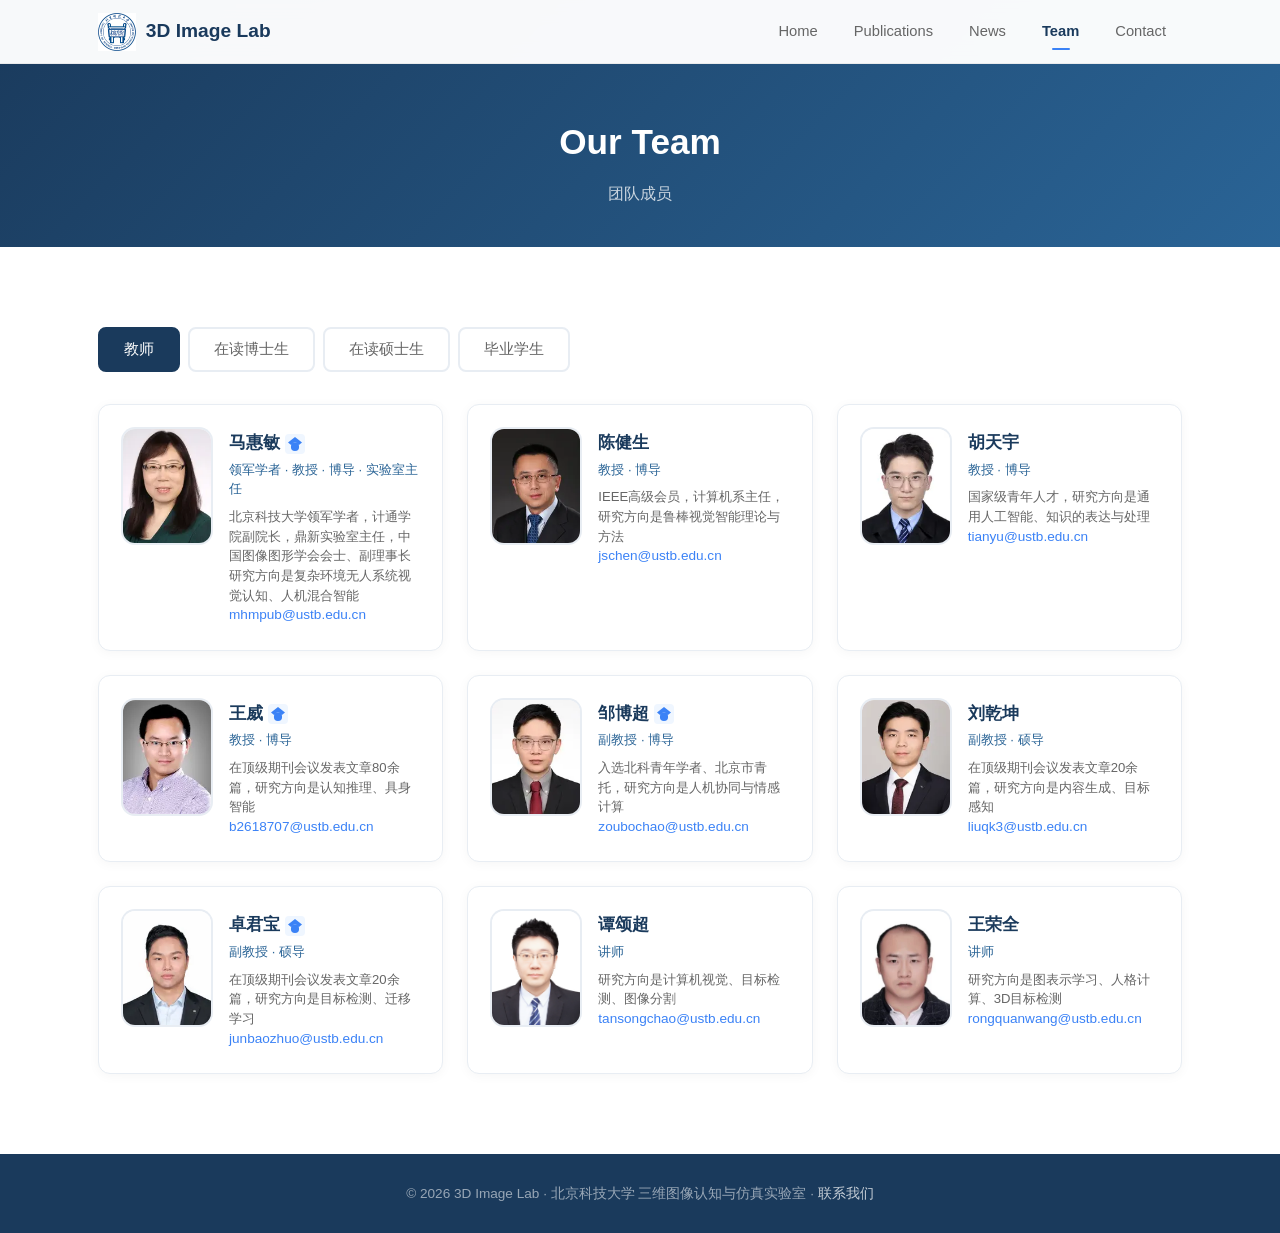
<file: team.html>
<!DOCTYPE html>
<html lang="zh-CN">
<head>
    <meta charset="UTF-8">
    <meta name="viewport" content="width=device-width, initial-scale=1.0">
    <title>Team | 3D Image Lab</title>
    <link rel="stylesheet" href="css/style.css">
</head>
<body>
    <nav class="navbar">
        <div class="container">
            <a href="index.html" class="nav-brand">
                <img src="logo.png" alt="3D Image Lab"><span>3D Image Lab</span>
            </a>
            <div class="nav-menu">
                <a href="index.html">Home</a>
                <a href="publications.html">Publications</a>
                <a href="news.html">News</a>
                <a href="team.html" class="active">Team</a>
                <a href="contact.html">Contact</a>
            </div>
            <button class="menu-toggle" aria-label="菜单">&#9776;</button>
        </div>
    </nav>

    <div class="page-header">
        <h1>Our Team</h1>
        <p>团队成员</p>
    </div>

    <section class="section">
        <div class="container">
            <div class="team-tabs">
                <button class="team-tab active" data-tab="faculty" onclick="switchTeamTab('faculty')">教师</button>
                <button class="team-tab" data-tab="phd" onclick="switchTeamTab('phd')">在读博士生</button>
                <button class="team-tab" data-tab="master" onclick="switchTeamTab('master')">在读硕士生</button>
                <button class="team-tab" data-tab="alumni" onclick="switchTeamTab('alumni')">毕业学生</button>
            </div>

            <!-- Faculty -->
            <div class="team-panel active" id="panel-faculty">
                <div class="faculty-grid">
                    <!-- 教授 -->
                    <div class="faculty-card" onclick="window.open('https://scce.ustb.edu.cn/info/1013/1010.htm','_blank')">
                        <img class="faculty-photo" loading="lazy" src="images/team/faculty/mahuimin.webp" alt="马惠敏" onerror="this.style.display='none';this.nextElementSibling.style.display='flex'">
                        <div class="avatar" style="display:none">马</div>
                        <div class="faculty-info">
                            <h3>马惠敏 <a href="https://scholar.google.com/citations?user=mhmpub" target="_blank" class="scholar-link" title="Google Scholar" onclick="event.stopPropagation()"><svg viewBox="0 0 24 24" xmlns="http://www.w3.org/2000/svg"><path d="M5.242 13.769L0 9.5 12 0l12 9.5-5.242 4.269C17.548 11.249 14.978 9.5 12 9.5c-2.977 0-5.548 1.748-6.758 4.269zM12 10a7 7 0 1 0 0 14 7 7 0 0 0 0-14z"/></svg></a></h3>
                            <p class="role">领军学者 · 教授 · 博导 · 实验室主任</p>
                            <p>北京科技大学领军学者，计通学院副院长，鼎新实验室主任，中国图像图形学会会士、副理事长</p>
                            <p>研究方向是复杂环境无人系统视觉认知、人机混合智能</p>
                            <p><a href="mailto:mhmpub@ustb.edu.cn" style="color:var(--accent);font-size:0.85rem;" onclick="event.stopPropagation()">mhmpub@ustb.edu.cn</a></p>
                        </div>
                    </div>
                    <div class="faculty-card" onclick="window.open('https://faculty.ustb.edu.cn/chenjiansheng/zh_CN/index/144099/list/','_blank')">
                        <img class="faculty-photo" loading="lazy" src="images/team/faculty/chenjiansheng.webp" alt="陈健生" onerror="this.style.display='none';this.nextElementSibling.style.display='flex'">
                        <div class="avatar" style="display:none">陈</div>
                        <div class="faculty-info">
                            <h3>陈健生</h3>
                            <p class="role">教授 · 博导</p>
                            <p>IEEE高级会员，计算机系主任，研究方向是鲁棒视觉智能理论与方法</p>
                            <p><a href="mailto:jschen@ustb.edu.cn" style="color:var(--accent);font-size:0.85rem;" onclick="event.stopPropagation()">jschen@ustb.edu.cn</a></p>
                        </div>
                    </div>
                    <div class="faculty-card" onclick="window.open('https://faculty.ustb.edu.cn/hutianyu/zh_CN/','_blank')">
                        <img class="faculty-photo" loading="lazy" src="images/team/faculty/hutianyu.webp" alt="胡天宇" onerror="this.style.display='none';this.nextElementSibling.style.display='flex'">
                        <div class="avatar" style="display:none">胡</div>
                        <div class="faculty-info">
                            <h3>胡天宇</h3>
                            <p class="role">教授 · 博导</p>
                            <p>国家级青年人才，研究方向是通用人工智能、知识的表达与处理</p>
                            <p><a href="mailto:tianyu@ustb.edu.cn" style="color:var(--accent);font-size:0.85rem;" onclick="event.stopPropagation()">tianyu@ustb.edu.cn</a></p>
                        </div>
                    </div>
                    <div class="faculty-card" onclick="window.open('https://faculty.ustb.edu.cn/~22IjEv/zh_CN/index.htm','_blank')">
                        <img class="faculty-photo" loading="lazy" src="images/team/faculty/wangwei.webp" alt="王威" onerror="this.style.display='none';this.nextElementSibling.style.display='flex'">
                        <div class="avatar" style="display:none">王</div>
                        <div class="faculty-info">
                            <h3>王威 <a href="https://scholar.google.com/citations?user=bW7FUnYAAAAJ" target="_blank" class="scholar-link" title="Google Scholar" onclick="event.stopPropagation()"><svg viewBox="0 0 24 24" xmlns="http://www.w3.org/2000/svg"><path d="M5.242 13.769L0 9.5 12 0l12 9.5-5.242 4.269C17.548 11.249 14.978 9.5 12 9.5c-2.977 0-5.548 1.748-6.758 4.269zM12 10a7 7 0 1 0 0 14 7 7 0 0 0 0-14z"/></svg></a></h3>
                            <p class="role">教授 · 博导</p>
                            <p>在顶级期刊会议发表文章80余篇，研究方向是认知推理、具身智能</p>
                            <p><a href="mailto:b2618707@ustb.edu.cn" style="color:var(--accent);font-size:0.85rem;" onclick="event.stopPropagation()">b2618707@ustb.edu.cn</a></p>
                        </div>
                    </div>
                    <!-- 副教授 -->
                    <div class="faculty-card" onclick="window.open('https://zoubochao.github.io/','_blank')">
                        <img class="faculty-photo" loading="lazy" src="images/team/faculty/zoubochao.webp" alt="邹博超" onerror="this.style.display='none';this.nextElementSibling.style.display='flex'">
                        <div class="avatar" style="display:none">邹</div>
                        <div class="faculty-info">
                            <h3>邹博超 <a href="https://scholar.google.com/citations?user=Cb29A3cAAAAJ" target="_blank" class="scholar-link" title="Google Scholar" onclick="event.stopPropagation()"><svg viewBox="0 0 24 24" xmlns="http://www.w3.org/2000/svg"><path d="M5.242 13.769L0 9.5 12 0l12 9.5-5.242 4.269C17.548 11.249 14.978 9.5 12 9.5c-2.977 0-5.548 1.748-6.758 4.269zM12 10a7 7 0 1 0 0 14 7 7 0 0 0 0-14z"/></svg></a></h3>
                            <p class="role">副教授 · 博导</p>
                            <p>入选北科青年学者、北京市青托，研究方向是人机协同与情感计算</p>
                            <p><a href="mailto:zoubochao@ustb.edu.cn" style="color:var(--accent);font-size:0.85rem;" onclick="event.stopPropagation()">zoubochao@ustb.edu.cn</a></p>
                        </div>
                    </div>
                    <div class="faculty-card" onclick="window.open('https://faculty.ustb.edu.cn/liuqiankun/zh_CN/index.htm','_blank')">
                        <img class="faculty-photo" loading="lazy" src="images/team/faculty/liuqiankun.webp" alt="刘乾坤" onerror="this.style.display='none';this.nextElementSibling.style.display='flex'">
                        <div class="avatar" style="display:none">刘</div>
                        <div class="faculty-info">
                            <h3>刘乾坤</h3>
                            <p class="role">副教授 · 硕导</p>
                            <p>在顶级期刊会议发表文章20余篇，研究方向是内容生成、目标感知</p>
                            <p><a href="mailto:liuqk3@ustb.edu.cn" style="color:var(--accent);font-size:0.85rem;" onclick="event.stopPropagation()">liuqk3@ustb.edu.cn</a></p>
                        </div>
                    </div>
                    <div class="faculty-card" onclick="window.open('https://faculty.ustb.edu.cn/zhuojunbao/zh_CN/index.htm','_blank')">
                        <img class="faculty-photo" loading="lazy" src="images/team/faculty/zhuojunbao.webp" alt="卓君宝" onerror="this.style.display='none';this.nextElementSibling.style.display='flex'">
                        <div class="avatar" style="display:none">卓</div>
                        <div class="faculty-info">
                            <h3>卓君宝 <a href="https://scholar.google.com/citations?user=iBt9uHUAAAAJ" target="_blank" class="scholar-link" title="Google Scholar" onclick="event.stopPropagation()"><svg viewBox="0 0 24 24" xmlns="http://www.w3.org/2000/svg"><path d="M5.242 13.769L0 9.5 12 0l12 9.5-5.242 4.269C17.548 11.249 14.978 9.5 12 9.5c-2.977 0-5.548 1.748-6.758 4.269zM12 10a7 7 0 1 0 0 14 7 7 0 0 0 0-14z"/></svg></a></h3>
                            <p class="role">副教授 · 硕导</p>
                            <p>在顶级期刊会议发表文章20余篇，研究方向是目标检测、迁移学习</p>
                            <p><a href="mailto:junbaozhuo@ustb.edu.cn" style="color:var(--accent);font-size:0.85rem;" onclick="event.stopPropagation()">junbaozhuo@ustb.edu.cn</a></p>
                        </div>
                    </div>
                    <!-- 讲师 -->
                    <div class="faculty-card">
                        <img class="faculty-photo" loading="lazy" src="images/team/faculty/tansongchao.webp" alt="谭颂超" onerror="this.style.display='none';this.nextElementSibling.style.display='flex'">
                        <div class="avatar" style="display:none">谭</div>
                        <div class="faculty-info">
                            <h3>谭颂超</h3>
                            <p class="role">讲师</p>
                            <p>研究方向是计算机视觉、目标检测、图像分割</p>
                            <p><a href="mailto:tansongchao@ustb.edu.cn" style="color:var(--accent);font-size:0.85rem;" onclick="event.stopPropagation()">tansongchao@ustb.edu.cn</a></p>
                        </div>
                    </div>
                    <div class="faculty-card" onclick="window.open('https://faculty.ustb.edu.cn/wangrongquan/zh_CN/index.htm','_blank')">
                        <img class="faculty-photo" loading="lazy" src="images/team/faculty/wangrongquan.webp" alt="王荣全" onerror="this.style.display='none';this.nextElementSibling.style.display='flex'">
                        <div class="avatar" style="display:none">王</div>
                        <div class="faculty-info">
                            <h3>王荣全</h3>
                            <p class="role">讲师</p>
                            <p>研究方向是图表示学习、人格计算、3D目标检测</p>
                            <p><a href="mailto:rongquanwang@ustb.edu.cn" style="color:var(--accent);font-size:0.85rem;" onclick="event.stopPropagation()">rongquanwang@ustb.edu.cn</a></p>
                        </div>
                    </div>
                </div>
            </div>

            <!-- PhD Students -->
            <div class="team-panel" id="panel-phd">
                <div class="student-grid">
                    <!-- 2022级 -->
                    <div class="student-card">
                        <img class="student-photo" loading="lazy" src="images/team/phd/yu-hongwei.webp" alt="余宏伟" onerror="this.style.display='none';this.nextElementSibling.style.display='flex'">
                        <div class="avatar sm" style="display:none">余</div>
                        <div><h4>余宏伟 <a href="https://scholar.google.com.hk/citations?user=cDidt64AAAAJ" target="_blank" class="scholar-link" title="Google Scholar" onclick="event.stopPropagation()"><svg viewBox="0 0 24 24" xmlns="http://www.w3.org/2000/svg"><path d="M5.242 13.769L0 9.5 12 0l12 9.5-5.242 4.269C17.548 11.249 14.978 9.5 12 9.5c-2.977 0-5.548 1.748-6.758 4.269zM12 10a7 7 0 1 0 0 14 7 7 0 0 0 0-14z"/></svg></a></h4><p>2022级博士 · Adversarial Robustness</p></div>
                    </div>
                    <div class="student-card">
                        <img class="student-photo" loading="lazy" src="images/team/phd/yu-haochen.webp" alt="于淏辰" onerror="this.style.display='none';this.nextElementSibling.style.display='flex'">
                        <div class="avatar sm" style="display:none">于</div>
                        <div><h4>于淏辰</h4><p>2022级博士 · AIGC</p></div>
                    </div>
                    <div class="student-card">
                        <img class="student-photo" loading="lazy" src="images/team/phd/ding-xinlong.webp" alt="丁鑫龙" onerror="this.style.display='none';this.nextElementSibling.style.display='flex'">
                        <div class="avatar sm" style="display:none">丁</div>
                        <div><h4>丁鑫龙</h4><p>2022级博士 · Adversarial Robustness</p></div>
                    </div>
                    <!-- 2023级 -->
                    <div class="student-card">
                        <img class="student-photo" loading="lazy" src="images/team/phd/liang-chen.webp" alt="梁晨" onerror="this.style.display='none';this.nextElementSibling.style.display='flex'">
                        <div class="avatar sm" style="display:none">梁</div>
                        <div><h4>梁晨</h4><p>2023级博士 · Zero-shot Learning, Object Detection</p></div>
                    </div>
                    <div class="student-card">
                        <img class="student-photo" loading="lazy" src="images/team/phd/he-chengbo.webp" alt="贺成博" onerror="this.style.display='none';this.nextElementSibling.style.display='flex'">
                        <div class="avatar sm" style="display:none">贺</div>
                        <div><h4>贺成博 <a href="https://scholar.google.com/citations?user=gz0jPlAAAAAJ&hl=en" target="_blank" class="scholar-link" title="Google Scholar" onclick="event.stopPropagation()"><svg viewBox="0 0 24 24" xmlns="http://www.w3.org/2000/svg"><path d="M5.242 13.769L0 9.5 12 0l12 9.5-5.242 4.269C17.548 11.249 14.978 9.5 12 9.5c-2.977 0-5.548 1.748-6.758 4.269zM12 10a7 7 0 1 0 0 14 7 7 0 0 0 0-14z"/></svg></a></h4><p>2023级博士 · Human-Machine Collaboration</p></div>
                    </div>
                    <div class="student-card">
                        <img class="student-photo" loading="lazy" src="images/team/phd/zhang-xiao.webp" alt="张霄" onerror="this.style.display='none';this.nextElementSibling.style.display='flex'">
                        <div class="avatar sm" style="display:none">张</div>
                        <div><h4>张霄</h4><p>2023级博士 · LLM for Decision-Making</p></div>
                    </div>
                    <div class="student-card">
                        <img class="student-photo" loading="lazy" src="images/team/phd/liu-chang.webp" alt="刘畅" onerror="this.style.display='none';this.nextElementSibling.style.display='flex'">
                        <div class="avatar sm" style="display:none">刘</div>
                        <div><h4>刘畅</h4><p>2023级博士 · Multimodal Fusion</p></div>
                    </div>
                    <div class="student-card">
                        <img class="student-photo" loading="lazy" src="images/team/phd/li-jiawei.webp" alt="李嘉伟" onerror="this.style.display='none';this.nextElementSibling.style.display='flex'">
                        <div class="avatar sm" style="display:none">李</div>
                        <div><h4>李嘉伟 <a href="https://scholar.google.com.hk/citations?user=xWy8RZEAAAAJ&hl=zh-CN" target="_blank" class="scholar-link" title="Google Scholar" onclick="event.stopPropagation()"><svg viewBox="0 0 24 24" xmlns="http://www.w3.org/2000/svg"><path d="M5.242 13.769L0 9.5 12 0l12 9.5-5.242 4.269C17.548 11.249 14.978 9.5 12 9.5c-2.977 0-5.548 1.748-6.758 4.269zM12 10a7 7 0 1 0 0 14 7 7 0 0 0 0-14z"/></svg></a></h4><p>2023级博士 · Image Fusion & Adversarial Robustness</p></div>
                    </div>
                    <div class="student-card">
                        <img class="student-photo" loading="lazy" src="images/team/phd/wu-jiehui.webp" alt="吴洁辉" onerror="this.style.display='none';this.nextElementSibling.style.display='flex'">
                        <div class="avatar sm" style="display:none">吴</div>
                        <div><h4>吴洁辉</h4><p>2023级博士 · Affective Computing</p></div>
                    </div>
                    <div class="student-card">
                        <img class="student-photo" loading="lazy" src="images/team/phd/liu-hongyuan.webp" alt="刘洪源" onerror="this.style.display='none';this.nextElementSibling.style.display='flex'">
                        <div class="avatar sm" style="display:none">刘</div>
                        <div><h4>刘洪源</h4><p>2023级博士 · AIGC</p></div>
                    </div>
                    <!-- 2024级 -->
                    <div class="student-card">
                        <img class="student-photo" loading="lazy" src="images/team/phd/sun-li.webp" alt="孙利" onerror="this.style.display='none';this.nextElementSibling.style.display='flex'">
                        <div class="avatar sm" style="display:none">孙</div>
                        <div><h4>孙利</h4><p>2024级博士 · Human-Machine Collaboration</p></div>
                    </div>
                    <div class="student-card">
                        <img class="student-photo" loading="lazy" src="images/team/phd/zhao-jihuai.webp" alt="赵基淮" onerror="this.style.display='none';this.nextElementSibling.style.display='flex'">
                        <div class="avatar sm" style="display:none">赵</div>
                        <div><h4>赵基淮</h4><p>2024级博士</p></div>
                    </div>
                    <div class="student-card">
                        <img class="student-photo" loading="lazy" src="images/team/phd/jiang-jianfei.webp" alt="江健非" onerror="this.style.display='none';this.nextElementSibling.style.display='flex'">
                        <div class="avatar sm" style="display:none">江</div>
                        <div><h4>江健非</h4><p>2024级博士 · 3D Reconstruction</p></div>
                    </div>
                    <div class="student-card">
                        <img class="student-photo" loading="lazy" src="images/team/phd/wang-liyong.webp" alt="王立永" onerror="this.style.display='none';this.nextElementSibling.style.display='flex'">
                        <div class="avatar sm" style="display:none">王</div>
                        <div><h4>王立永</h4><p>2024级博士 · 3D Object Detection</p></div>
                    </div>
                    <div class="student-card">
                        <img class="student-photo" loading="lazy" src="images/team/phd/hua-yunpeng.webp" alt="华云鹏" onerror="this.style.display='none';this.nextElementSibling.style.display='flex'">
                        <div class="avatar sm" style="display:none">华</div>
                        <div><h4>华云鹏</h4><p>2024级博士 · Image Processing</p></div>
                    </div>
                    <!-- 2025级 -->
                    <div class="student-card">
                        <img class="student-photo" loading="lazy" src="images/team/phd/wang-enlong.webp" alt="王恩龙" onerror="this.style.display='none';this.nextElementSibling.style.display='flex'">
                        <div class="avatar sm" style="display:none">王</div>
                        <div><h4>王恩龙 <a href="https://scholar.google.com/citations?user=yW520ooAAAAJ&hl=zh-CN&oi=ao" target="_blank" class="scholar-link" title="Google Scholar" onclick="event.stopPropagation()"><svg viewBox="0 0 24 24" xmlns="http://www.w3.org/2000/svg"><path d="M5.242 13.769L0 9.5 12 0l12 9.5-5.242 4.269C17.548 11.249 14.978 9.5 12 9.5c-2.977 0-5.548 1.748-6.758 4.269zM12 10a7 7 0 1 0 0 14 7 7 0 0 0 0-14z"/></svg></a></h4><p>2025级博士 · Image Processing</p></div>
                    </div>
                    <div class="student-card">
                        <img class="student-photo" loading="lazy" src="images/team/phd/ma-wenbo.webp" alt="马文博" onerror="this.style.display='none';this.nextElementSibling.style.display='flex'">
                        <div class="avatar sm" style="display:none">马</div>
                        <div><h4>马文博</h4><p>2025级博士 · 2D Multi-Object Tracking</p></div>
                    </div>
                    <div class="student-card">
                        <img class="student-photo" loading="lazy" src="images/team/phd/liu-hanbing.webp" alt="刘寒冰" onerror="this.style.display='none';this.nextElementSibling.style.display='flex'">
                        <div class="avatar sm" style="display:none">刘</div>
                        <div><h4>刘寒冰</h4><p>2025级博士 · LLM-based Embodied Planning</p></div>
                    </div>
                    <div class="student-card">
                        <img class="student-photo" loading="lazy" src="images/team/phd/huang-jiayuan.webp" alt="黄珈源" onerror="this.style.display='none';this.nextElementSibling.style.display='flex'">
                        <div class="avatar sm" style="display:none">黄</div>
                        <div><h4>黄珈源</h4><p>2025级博士 · LLM Agent, Multi-Agent Simulation</p></div>
                    </div>
                    <div class="student-card">
                        <img class="student-photo" loading="lazy" src="images/team/phd/zhao-yufei.webp" alt="赵雨飞" onerror="this.style.display='none';this.nextElementSibling.style.display='flex'">
                        <div class="avatar sm" style="display:none">赵</div>
                        <div><h4>赵雨飞</h4><p>2025级博士 · 2D Image Generation</p></div>
                    </div>
                    <!-- 2026级 -->
                    <div class="student-card">
                        <img class="student-photo" loading="lazy" src="images/team/phd/li-sheng.webp" alt="李胜" onerror="this.style.display='none';this.nextElementSibling.style.display='flex'">
                        <div class="avatar sm" style="display:none">李</div>
                        <div><h4>李胜</h4><p>2026级博士 · Human-Machine Collaboration</p></div>
                    </div>
                    <div class="student-card">
                        <img class="student-photo" loading="lazy" src="images/team/phd/zhang-yuxin.webp" alt="张宇欣" onerror="this.style.display='none';this.nextElementSibling.style.display='flex'">
                        <div class="avatar sm" style="display:none">张</div>
                        <div><h4>张宇欣</h4><p>2026级博士 · Computer Vision</p></div>
                    </div>
                </div>
            </div>

            <!-- Master Students -->
            <div class="team-panel" id="panel-master">
                <div class="student-grid">
                    <!-- 2024级 -->
                    <div class="student-card">
                        <img class="student-photo" loading="lazy" src="images/team/master/mei-qi.webp" alt="梅淇" onerror="this.style.display='none';this.nextElementSibling.style.display='flex'">
                        <div class="avatar sm" style="display:none">梅</div>
                        <div><h4>梅淇</h4><p>2024级硕士 · Computer Graphics & 3D Reconstruction</p></div>
                    </div>
                    <div class="student-card">
                        <img class="student-photo" loading="lazy" src="images/team/master/hou-xinyuan.webp" alt="侯新源" onerror="this.style.display='none';this.nextElementSibling.style.display='flex'">
                        <div class="avatar sm" style="display:none">侯</div>
                        <div><h4>侯新源</h4><p>2024级硕士 · Computer Graphics & RL</p></div>
                    </div>
                    <div class="student-card">
                        <img class="student-photo" loading="lazy" src="images/team/master/hou-yunhao.webp" alt="侯云浩" onerror="this.style.display='none';this.nextElementSibling.style.display='flex'">
                        <div class="avatar sm" style="display:none">侯</div>
                        <div><h4>侯云浩</h4><p>2024级硕士 · Vehicle-Infrastructure Cooperative 3D Detection</p></div>
                    </div>
                    <div class="student-card">
                        <img class="student-photo" loading="lazy" src="images/team/master/lv-juntao.webp" alt="吕君陶" onerror="this.style.display='none';this.nextElementSibling.style.display='flex'">
                        <div class="avatar sm" style="display:none">吕</div>
                        <div><h4>吕君陶</h4><p>2024级硕士 · Computer Graphics & LLM Reasoning</p></div>
                    </div>
                    <div class="student-card">
                        <img class="student-photo" loading="lazy" src="images/team/master/zhang-zhikun.webp" alt="张志坤" onerror="this.style.display='none';this.nextElementSibling.style.display='flex'">
                        <div class="avatar sm" style="display:none">张</div>
                        <div><h4>张志坤</h4><p>2024级硕士 · Image-to-Point Cloud Registration</p></div>
                    </div>
                    <div class="student-card">
                        <img class="student-photo" loading="lazy" src="images/team/master/luo-qifeng.webp" alt="罗奇峰" onerror="this.style.display='none';this.nextElementSibling.style.display='flex'">
                        <div class="avatar sm" style="display:none">罗</div>
                        <div><h4>罗奇峰</h4><p>2024级硕士 · Driving Intention Prediction</p></div>
                    </div>
                    <div class="student-card">
                        <img class="student-photo" loading="lazy" src="images/team/master/ni-juan.webp" alt="倪娟" onerror="this.style.display='none';this.nextElementSibling.style.display='flex'">
                        <div class="avatar sm" style="display:none">倪</div>
                        <div><h4>倪娟</h4><p>2024级硕士 · Affective Computing</p></div>
                    </div>
                    <!-- 2025级 -->
                    <div class="student-card">
                        <img class="student-photo" loading="lazy" src="images/team/master/lei-xiong.webp" alt="雷雄" onerror="this.style.display='none';this.nextElementSibling.style.display='flex'">
                        <div class="avatar sm" style="display:none">雷</div>
                        <div><h4>雷雄</h4><p>2025级硕士 · Emotion-Driven Digital Human Generation</p></div>
                    </div>
                    <div class="student-card">
                        <img class="student-photo" loading="lazy" src="images/team/master/zhao-daoqing.webp" alt="查道庆" onerror="this.style.display='none';this.nextElementSibling.style.display='flex'">
                        <div class="avatar sm" style="display:none">查</div>
                        <div><h4>查道庆</h4><p>2025级硕士 · Adversarial Robustness</p></div>
                    </div>
                    <div class="student-card">
                        <img class="student-photo" loading="lazy" src="images/team/master/zhang-xiongfei.webp" alt="张雄飞" onerror="this.style.display='none';this.nextElementSibling.style.display='flex'">
                        <div class="avatar sm" style="display:none">张</div>
                        <div><h4>张雄飞</h4><p>2025级硕士 · 3D Object Detection</p></div>
                    </div>
                    <div class="student-card">
                        <img class="student-photo" loading="lazy" src="images/team/master/fan-wenkang.webp" alt="樊文康" onerror="this.style.display='none';this.nextElementSibling.style.display='flex'">
                        <div class="avatar sm" style="display:none">樊</div>
                        <div><h4>樊文康</h4><p>2025级硕士 · Affective Computing</p></div>
                    </div>
                    <div class="student-card">
                        <img class="student-photo" loading="lazy" src="images/team/master/chen-ran.webp" alt="陈燃" onerror="this.style.display='none';this.nextElementSibling.style.display='flex'">
                        <div class="avatar sm" style="display:none">陈</div>
                        <div><h4>陈燃</h4><p>2025级硕士 · Cooperative Perception</p></div>
                    </div>
                    <!-- 2026级 -->
                    <div class="student-card">
                        <img class="student-photo" loading="lazy" src="images/team/master/fan-jingxiang.webp" alt="范景翔" onerror="this.style.display='none';this.nextElementSibling.style.display='flex'">
                        <div class="avatar sm" style="display:none">范</div>
                        <div><h4>范景翔</h4><p>2026级硕士 · LLM Long-term Memory</p></div>
                    </div>
                    <div class="student-card">
                        <img class="student-photo" loading="lazy" src="images/team/master/fan-caiyu.webp" alt="范才宇" onerror="this.style.display='none';this.nextElementSibling.style.display='flex'">
                        <div class="avatar sm" style="display:none">范</div>
                        <div><h4>范才宇</h4><p>2026级硕士 · LLM Alignment</p></div>
                    </div>
                    <div class="student-card">
                        <img class="student-photo" loading="lazy" src="images/team/master/zhu-sirui.webp" alt="朱思睿" onerror="this.style.display='none';this.nextElementSibling.style.display='flex'">
                        <div class="avatar sm" style="display:none">朱</div>
                        <div><h4>朱思睿</h4><p>2026级硕士 · Affective Computing</p></div>
                    </div>
                    <div class="student-card">
                        <img class="student-photo" loading="lazy" src="images/team/master/wang-kunbo.webp" alt="王坤波" onerror="this.style.display='none';this.nextElementSibling.style.display='flex'">
                        <div class="avatar sm" style="display:none">王</div>
                        <div><h4>王坤波</h4><p>2026级硕士 · Computer Vision</p></div>
                    </div>
                    <div class="student-card">
                        <img class="student-photo" loading="lazy" src="images/team/master/zhou-rui.webp" alt="周瑞" onerror="this.style.display='none';this.nextElementSibling.style.display='flex'">
                        <div class="avatar sm" style="display:none">周</div>
                        <div><h4>周瑞</h4><p>2026级硕士</p></div>
                    </div>
                    <div class="student-card">
                        <img class="student-photo" loading="lazy" src="images/team/master/yang-rui.webp" alt="杨锐" onerror="this.style.display='none';this.nextElementSibling.style.display='flex'">
                        <div class="avatar sm" style="display:none">杨</div>
                        <div><h4>杨锐</h4><p>2026级硕士 · 3D Reconstruction</p></div>
                    </div>
                    <div class="student-card">
                        <img class="student-photo" loading="lazy" src="images/team/master/li-hongming.webp" alt="李鸿铭" onerror="this.style.display='none';this.nextElementSibling.style.display='flex'">
                        <div class="avatar sm" style="display:none">李</div>
                        <div><h4>李鸿铭</h4><p>2026级硕士 · 2D Image Generation</p></div>
                    </div>
                    <div class="student-card">
                        <img class="student-photo" loading="lazy" src="images/team/master/huang-huan.webp" alt="黄欢" onerror="this.style.display='none';this.nextElementSibling.style.display='flex'">
                        <div class="avatar sm" style="display:none">黄</div>
                        <div><h4>黄欢</h4><p>2026级硕士 · Computer Vision</p></div>
                    </div>
                </div>
            </div>

            <!-- Alumni -->
            <div class="team-panel" id="panel-alumni">
                <h3 class="alumni-group-title">清华实验室毕业学生</h3>
                <div class="student-grid">
                </div>

                <h3 class="alumni-group-title">北科实验室毕业学生</h3>
                <div class="student-grid">
                </div>
            </div>
        </div>
    </section>

    <footer class="footer">
        <div class="container">
            <p>© 2026 3D Image Lab · 北京科技大学 三维图像认知与仿真实验室 · <a href="contact.html">联系我们</a></p>
        </div>
    </footer>
    <script src="js/main.js"></script>
</body>
</html>
</file>
<file: css/style.css>
/* ===== Reset & Base ===== */
*, *::before, *::after { margin: 0; padding: 0; box-sizing: border-box; }
html { scroll-behavior: smooth; scroll-padding-top: 72px; }
body {
    font-family: 'Segoe UI', 'PingFang SC', 'Microsoft YaHei', sans-serif;
    color: #333; line-height: 1.7; background: #fff;
    display: flex; flex-direction: column; min-height: 100vh;
}
a { color: inherit; text-decoration: none; }
ul { list-style: none; }
img { max-width: 100%; display: block; }

/* ===== Variables ===== */
:root {
    --primary: #1a3a5c;
    --primary-light: #2a6496;
    --accent: #3b82f6;
    --bg-alt: #f7f9fc;
    --card-border: #e8edf3;
    --text: #333;
    --text-light: #666;
    --text-muted: #999;
    --nav-h: 64px;
}

/* ===== Container ===== */
.container { max-width: 1140px; margin: 0 auto; padding: 0 28px; }

/* ===== Navbar ===== */
.navbar {
    position: fixed; top: 0; left: 0; right: 0; z-index: 1000;
    height: var(--nav-h);
    background: rgba(255,255,255,0.97); backdrop-filter: blur(10px);
    border-bottom: 1px solid rgba(0,0,0,0.06);
    transition: box-shadow 0.3s;
}
.navbar.scrolled { box-shadow: 0 2px 20px rgba(0,0,0,0.08); }
.navbar .container {
    display: flex; align-items: center; justify-content: space-between; height: 100%;
}
.nav-brand {
    display: flex; align-items: center; gap: 10px;
    font-size: 1.2rem; font-weight: 700; color: var(--primary);
}
.nav-brand img { height: 38px; }
.nav-menu { display: flex; gap: 4px; }
.nav-menu a {
    padding: 8px 16px; border-radius: 6px; font-size: 0.92rem; font-weight: 500;
    color: var(--text-light); transition: all 0.2s; position: relative;
}
.nav-menu a:hover { color: var(--primary); background: #eef3fa; }
.nav-menu a.active { color: var(--primary); font-weight: 600; }
.nav-menu a.active::after {
    content: ''; position: absolute; bottom: 2px; left: 50%; transform: translateX(-50%);
    width: 18px; height: 2.5px; background: var(--accent); border-radius: 2px;
}
.menu-toggle { display: none; background: none; border: none; font-size: 1.6rem; cursor: pointer; color: var(--primary); }

/* ===== Page Header (sub-pages) ===== */
.page-header {
    padding-top: calc(var(--nav-h) + 48px);
    padding-bottom: 40px;
    background: linear-gradient(135deg, var(--primary) 0%, var(--primary-light) 100%);
    color: #fff; text-align: center;
}
.page-header h1 { font-size: 2.2rem; font-weight: 700; margin-bottom: 8px; }
.page-header p { font-size: 1rem; opacity: 0.75; }

/* ===== Section ===== */
.section { padding: 80px 0; }
.section-alt { background: var(--bg-alt); }
.section-title {
    font-size: 1.8rem; font-weight: 700; color: var(--primary);
    margin-bottom: 12px;
}
.section-subtitle { color: var(--text-muted); margin-bottom: 36px; font-size: 0.95rem; }
.section-divider {
    width: 40px; height: 3px; background: var(--accent); border-radius: 2px;
    margin-bottom: 36px;
}

/* ===== Hero Gallery ===== */
.hero-gallery {
    position: relative; width: 100%; height: 70vh; min-height: 480px;
    overflow: hidden;
}
.hero-gallery .slides {
    display: flex; width: 100%; height: 100%;
    transition: transform 0.8s cubic-bezier(0.4, 0, 0.2, 1);
}
.hero-gallery .slide {
    min-width: 100%; height: 100%; position: relative;
    background-size: cover; background-position: center;
}
.hero-gallery .slide::after {
    content: ''; position: absolute; inset: 0;
    background: linear-gradient(to top, rgba(13,33,55,0.75) 0%, rgba(13,33,55,0.2) 50%, transparent 100%);
}
.slide-content {
    position: absolute; bottom: 0; left: 0; right: 0; z-index: 2;
    padding: 60px 0 48px; color: #fff;
}
.slide-content h1 { font-size: 2.8rem; font-weight: 800; margin-bottom: 8px; letter-spacing: 1px; }
.slide-content .subtitle { font-size: 1.2rem; opacity: 0.85; margin-bottom: 6px; }
.slide-content .uni { font-size: 1rem; opacity: 0.65; }
/* Placeholder slides */
.slide-placeholder {
    display: flex; align-items: center; justify-content: center;
    font-size: 1.1rem; color: rgba(255,255,255,0.5);
    height: 100%; width: 100%;
}
.slide-placeholder.bg1 { background: linear-gradient(135deg, #0d2137, #1a3a5c, #2a6496); }
.slide-placeholder.bg2 { background: linear-gradient(135deg, #1a3a5c, #2a6496, #3b82f6); }
.slide-placeholder.bg3 { background: linear-gradient(135deg, #0f2b45, #1a3a5c, #4a90d9); }

/* Slide dots */
.slide-dots {
    position: absolute; bottom: 20px; left: 50%; transform: translateX(-50%);
    z-index: 3; display: flex; gap: 8px;
}
.slide-dots .dot {
    width: 10px; height: 10px; border-radius: 50%; cursor: pointer;
    background: rgba(255,255,255,0.4); transition: all 0.3s;
}
.slide-dots .dot.active { background: #fff; transform: scale(1.2); }
.slide-dots .dot:hover { background: rgba(255,255,255,0.7); }

/* Gallery nav dots */
.gallery-dots {
    position: absolute; bottom: 20px; left: 50%; transform: translateX(-50%);
    z-index: 10; display: flex; gap: 8px;
}
.gallery-dots .dot {
    width: 10px; height: 10px; border-radius: 50%;
    background: rgba(255,255,255,0.4); cursor: pointer;
    transition: all 0.3s; border: none;
}
.gallery-dots .dot.active { background: #fff; transform: scale(1.2); }
/* Gallery arrows */
.gallery-arrow {
    position: absolute; top: 50%; transform: translateY(-50%); z-index: 10;
    background: rgba(255,255,255,0.15); border: none; color: #fff;
    width: 48px; height: 48px; border-radius: 50%; font-size: 1.3rem;
    cursor: pointer; transition: background 0.2s; backdrop-filter: blur(4px);
}
.gallery-arrow:hover { background: rgba(255,255,255,0.3); }
.gallery-arrow.prev { left: 20px; }
.gallery-arrow.next { right: 20px; }

/* ===== Home Highlights ===== */
/* Research Directions Grid */
.highlights { display: grid; grid-template-columns: repeat(3, 1fr); gap: 24px; }
.research-grid { grid-template-columns: repeat(2, 1fr); }
.highlight-card {
    background: #fff; border-radius: 12px; overflow: hidden;
    box-shadow: 0 2px 16px rgba(0,0,0,0.06); border: 1px solid var(--card-border);
    transition: transform 0.25s, box-shadow 0.25s;
}
.highlight-card:hover { transform: translateY(-4px); box-shadow: 0 8px 30px rgba(0,0,0,0.1); }
.highlight-card img {
    width: 100%; height: 200px; object-fit: contain; object-position: center;
    background: var(--bg-alt);
}
.highlight-card .card-body { padding: 20px; }
.highlight-card h3 { font-size: 1.05rem; color: var(--primary); margin-bottom: 6px; }
.highlight-card p { font-size: 0.88rem; color: var(--text-light); line-height: 1.5; }
.highlight-card .tag {
    display: inline-block; font-size: 0.75rem; color: var(--accent);
    background: #eff6ff; padding: 2px 10px; border-radius: 10px; margin-top: 10px;
}
.highlight-placeholder {
    height: 200px; background: linear-gradient(135deg, #e8edf3, #f0f4f8);
    display: flex; align-items: center; justify-content: center;
    color: var(--text-muted); font-size: 0.9rem;
}

/* ===== News List ===== */
.news-list { max-width: 800px; }
.news-item {
    display: flex; gap: 20px; padding: 20px 0;
    border-bottom: 1px solid var(--card-border);
    transition: background 0.2s;
}
.news-item:hover { background: rgba(0,0,0,0.01); }
.news-date {
    flex-shrink: 0; width: 64px; text-align: center;
    padding-top: 4px;
}
.news-date .day { display: block; font-size: 1.6rem; font-weight: 700; color: var(--primary); line-height: 1.2; }
.news-date .month { display: block; font-size: 0.78rem; color: var(--text-muted); text-transform: uppercase; }
.news-body h3 { font-size: 1rem; color: var(--primary); margin-bottom: 4px; }
.news-body p { font-size: 0.88rem; color: var(--text-light); }

/* ===== Quick Links (Home) ===== */
.quick-links {
    display: grid; grid-template-columns: repeat(4, 1fr); gap: 16px;
}
.quick-link {
    display: flex; flex-direction: column; align-items: center;
    padding: 28px 16px; background: #fff; border-radius: 12px;
    border: 1px solid var(--card-border);
    transition: all 0.25s; text-align: center;
}
.quick-link:hover { border-color: var(--accent); transform: translateY(-2px); box-shadow: 0 4px 16px rgba(59,130,246,0.1); }
.quick-link .ql-icon { font-size: 2rem; margin-bottom: 10px; }
.quick-link h3 { font-size: 0.95rem; color: var(--primary); margin-bottom: 4px; }
.quick-link p { font-size: 0.8rem; color: var(--text-muted); }

/* ===== Team Tabs ===== */
.team-tabs { display: flex; gap: 8px; margin-bottom: 32px; flex-wrap: wrap; }
.team-tab {
    padding: 10px 24px; border-radius: 8px; border: 2px solid var(--card-border);
    background: #fff; font-size: 0.95rem; color: var(--text-light);
    cursor: pointer; transition: all 0.2s; font-weight: 500;
}
.team-tab:hover { border-color: var(--primary-light); color: var(--primary); }
.team-tab.active { background: var(--primary); color: #fff; border-color: var(--primary); }
.team-panel { display: none; }
.team-panel.active { display: block; }
.alumni-group-title {
    font-size: 1.1rem; color: var(--primary); margin: 24px 0 12px; padding-bottom: 8px;
    border-bottom: 2px solid var(--card-border);
}
.alumni-group-title:first-child { margin-top: 0; }

/* Teacher cards */
.faculty-grid { display: grid; grid-template-columns: repeat(auto-fill, minmax(300px, 1fr)); gap: 24px; }
.faculty-card {
    display: flex; gap: 18px; padding: 24px;
    background: #fff; border-radius: 12px; border: 1px solid var(--card-border);
    box-shadow: 0 2px 12px rgba(0,0,0,0.04);
    transition: transform 0.2s, box-shadow 0.2s;
}
.faculty-card[onclick] { cursor: pointer; }
.faculty-card:hover { transform: translateY(-2px); box-shadow: 0 4px 16px rgba(0,0,0,0.08); }
.avatar {
    width: 72px; height: 72px; border-radius: 50%; flex-shrink: 0;
    background: linear-gradient(135deg, var(--primary), var(--primary-light));
    color: #fff; display: flex; align-items: center; justify-content: center;
    font-size: 1.4rem; font-weight: 700;
}
.avatar.sm { width: 40px; height: 40px; font-size: 0.9rem; }
.faculty-info h3 { font-size: 1.05rem; color: var(--primary); }
.faculty-info .role { font-size: 0.82rem; color: var(--primary-light); margin: 2px 0 8px; }
.faculty-info p { font-size: 0.82rem; color: var(--text-light); line-height: 1.5; }

/* Student cards */
.student-grid {
    display: grid; grid-template-columns: repeat(auto-fill, minmax(220px, 1fr)); gap: 12px;
}
.student-card {
    display: flex; align-items: center; gap: 12px; padding: 12px 16px;
    background: #fff; border-radius: 10px; border: 1px solid var(--card-border);
    transition: all 0.2s;
}
.student-card:hover { border-color: var(--primary-light); box-shadow: 0 2px 12px rgba(0,0,0,0.06); }
.student-card h4 { font-size: 0.9rem; color: var(--primary); }
.student-card p { font-size: 0.78rem; color: var(--text-muted); line-height: 1.3; }
.student-card a { font-size: 0.72rem; color: var(--accent); text-decoration: underline; }


/* ===== Publications ===== */
.pub-tabs { display: flex; gap: 8px; margin-bottom: 28px; flex-wrap: wrap; }
.pub-tab {
    padding: 8px 20px; border-radius: 20px; border: 1px solid var(--card-border);
    background: #fff; font-size: 0.88rem; cursor: pointer;
    color: var(--text-light); transition: all 0.2s;
}
.pub-tab:hover { border-color: var(--primary-light); }
.pub-tab.active { background: var(--primary); color: #fff; border-color: var(--primary); }
.pub-panel { display: none; }
.pub-panel.active { display: block; }

.pub-scholar-box {
    text-align: center; padding: 40px; margin-bottom: 40px;
    background: #eff6ff; border-radius: 12px; border: 1px solid #d0e4f7;
}
.pub-scholar-box p { margin: 6px 0; color: var(--text-light); }
.pub-scholar-box a { color: var(--primary-light); font-weight: 600; text-decoration: underline; }

/* ===== Paper Tags ===== */
.paper-list { margin-top: 8px; }
.paper-item {
    padding: 10px 0; border-bottom: 1px solid #f3f5f8;
    font-size: 0.88rem; color: var(--text); line-height: 1.6;
}
.paper-item strong { color: var(--primary); }
.paper-item em { color: #d4880f; font-style: normal; font-size: 0.82rem; }
.paper-tag {
    display: inline-block; font-size: 0.72rem; font-weight: 600;
    padding: 2px 8px; border-radius: 4px; margin-right: 6px;
    vertical-align: middle; letter-spacing: 0.3px;
}
.paper-tag.cvpr { background: #dc2626; color: #fff; }
.paper-tag.iccv { background: #ea580c; color: #fff; }
.paper-tag.eccv { background: #d97706; color: #fff; }
.paper-tag.aaai { background: #7c3aed; color: #fff; }
.paper-tag.neurips { background: #2563eb; color: #fff; }
.paper-tag.icml { background: #e11d48; color: #fff; }
.paper-tag.mm { background: #0891b2; color: #fff; }
.paper-tag.journal { background: #059669; color: #fff; }
.paper-tag.conf { background: #6b7280; color: #fff; }

/* Scholar link */
.scholar-link {
    display: inline-flex; align-items: center; justify-content: center;
    width: 20px; height: 20px;
    background: #eff6ff; border-radius: 4px; text-decoration: none;
    transition: background 0.2s; vertical-align: middle; padding: 2px;
}
.scholar-link:hover { background: #dbeafe; }
.scholar-link svg { width: 14px; height: 14px; fill: var(--accent); }

/* Student & Faculty photo */
.faculty-photo {
    width: 88px; height: 114px; border-radius: 12px; object-fit: cover;
    object-position: center 15%;
    flex-shrink: 0;
    box-shadow: 0 0 0 2px var(--card-border);
    display: block;
}
.student-photo {
    width: 48px; height: 62px; border-radius: 8px; object-fit: cover;
    object-position: center 15%;
    flex-shrink: 0;
    box-shadow: 0 0 0 1px var(--card-border);
    display: block;
}

/* ===== Patents ===== */
.patent-stats {
    display: flex; justify-content: center; gap: 32px; margin-bottom: 28px; flex-wrap: wrap;
}
.stat-card {
    text-align: center; background: #fff; border-radius: 12px;
    padding: 28px 44px; box-shadow: 0 2px 16px rgba(0,0,0,0.05);
    border: 1px solid var(--card-border); min-width: 160px;
}
.stat-number { display: block; font-size: 2.5rem; font-weight: 800; color: var(--primary-light); }
.stat-label { display: block; font-size: 0.88rem; color: var(--text-muted); margin-top: 2px; }
.patent-list { margin-top: 24px; }
.patent-category {
    font-size: 1.1rem; color: var(--primary); margin: 28px 0 12px;
    padding-left: 12px; border-left: 3px solid var(--accent);
}
.patent-items { list-style: none; padding-left: 12px; }
.patent-items li {
    padding: 10px 0; border-bottom: 1px solid #f3f5f8;
    font-size: 0.88rem; color: var(--text); line-height: 1.55;
}
.patent-items li strong { color: var(--primary); }
.patent-items li em { color: #d4880f; font-style: normal; font-size: 0.8rem; }

/* ===== Contact ===== */
.contact-grid { display: grid; grid-template-columns: repeat(auto-fill, minmax(280px, 1fr)); gap: 24px; }
.contact-card {
    background: #fff; border-radius: 12px; padding: 32px; text-align: center;
    border: 1px solid var(--card-border);
}
.contact-icon { font-size: 2.2rem; margin-bottom: 14px; }
.contact-card h3 { font-size: 1.05rem; color: var(--primary); margin-bottom: 8px; }
.contact-card p { font-size: 0.9rem; color: var(--text-light); }
.contact-card a { color: var(--primary-light); text-decoration: underline; }

/* ===== Footer ===== */
.footer {
    margin-top: auto; background: var(--primary); color: rgba(255,255,255,0.55);
    padding: 28px; text-align: center; font-size: 0.85rem;
}
.footer a { color: rgba(255,255,255,0.75); }

/* ===== Responsive ===== */
@media (max-width: 900px) {
    .highlights { grid-template-columns: 1fr; }
    .quick-links { grid-template-columns: repeat(2, 1fr); }
    .research-grid { grid-template-columns: 1fr; }
}
@media (max-width: 768px) {
    .nav-menu {
        display: none; flex-direction: column; position: absolute;
        top: var(--nav-h); left: 0; right: 0; background: #fff;
        padding: 12px 24px; border-bottom: 1px solid #eee;
        box-shadow: 0 4px 16px rgba(0,0,0,0.08);
    }
    .nav-menu.open { display: flex; }
    .menu-toggle { display: block; }
    .hero-gallery { height: 55vh; min-height: 380px; }
    .slide-content h1 { font-size: 1.8rem; }
    .faculty-grid { grid-template-columns: 1fr; }
    .student-grid { grid-template-columns: 1fr 1fr; }
    .highlights { grid-template-columns: 1fr; }
    .quick-links { grid-template-columns: repeat(2, 1fr); }
    .research-grid { grid-template-columns: 1fr; }
}
@media (max-width: 480px) {
    .student-grid { grid-template-columns: 1fr; }
    .quick-links { grid-template-columns: 1fr; }
    .slide-content h1 { font-size: 1.5rem; }
}
</file>
